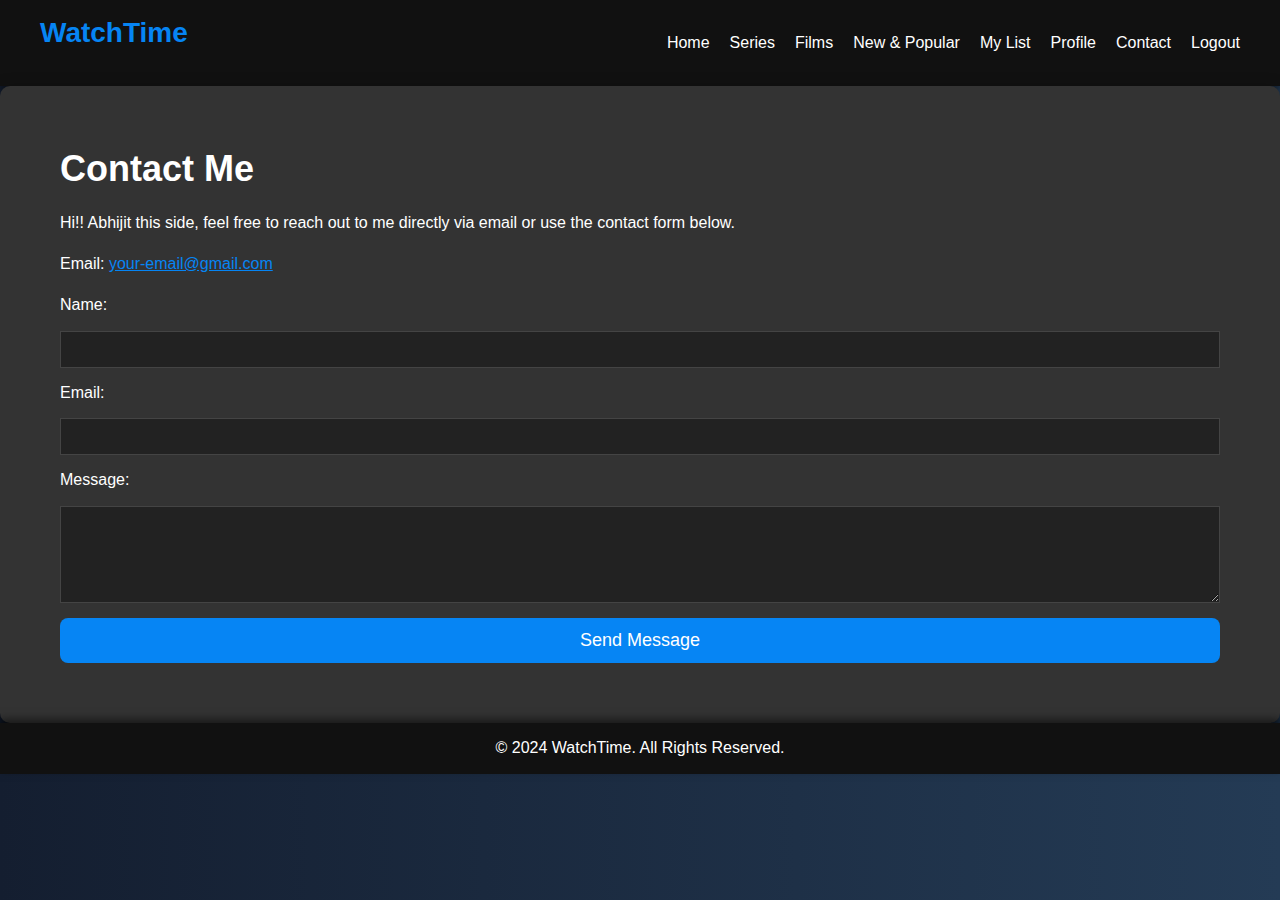
<file: watchtime/contact.html>
<!DOCTYPE html>
<html lang="en">
<head>
    <meta charset="UTF-8">
    <meta name="viewport" content="width=device-width, initial-scale=1.0">
    <title>Contact Me - WatchTime</title>
    <link rel="stylesheet" href="styles.css"> <!-- Link to your external CSS -->
    <style>
        /* Include the same styles from movie_home.php for consistency */
        body, h1, h2, p, ul, li, img, a {
            margin: 0;
            padding: 0;
            box-sizing: border-box;
        }

        body {
            font-family: 'Roboto', sans-serif;
            background: linear-gradient(to right, #141e30, #243b55);
            color: #fff;
            line-height: 1.3;
        }

        header {
            background: #111;
            color: white;
            padding: 15px 0;
            box-shadow: 0 4px 8px rgba(0, 0, 0, 0.5);
        }

        nav .container {
            display: flex;
            justify-content: space-between;
            align-items: center;
            max-width: 1200px;
            margin: 0 auto;
            padding: 0 20px;
        }

        nav .logo {
            font-size: 28px;
            font-weight: bold;
            text-decoration: none;
            color: #0685f4;
        }

        nav ul {
            list-style: none;
            display: flex;
        }

        nav ul li {
            margin-left: 20px;
        }

        nav ul li a {
            color: white;
            text-decoration: none;
            transition: color 0.3s;
        }

        nav ul li a:hover {
            color: #0685f4;
        }

        main .container {
            max-width: 1200px;
            margin: 0 auto;
            padding: 20px;
        }

        .contact-section {
            background: #333;
            padding: 40px;
            border-radius: 10px;
            box-shadow: 0 10px 20px rgba(0, 0, 0, 0.7);
        }

        .contact-section h1 {
            font-size: 36px;
            margin-bottom: 20px;
        }

        .contact-section p {
            margin-bottom: 20px;
        }

        .contact-form {
            display: flex;
            flex-direction: column;
            gap: 15px;
        }

        .contact-form label {
            font-size: 16px;
        }

        .contact-form input, .contact-form textarea {
            padding: 10px;
            border-radius: 0%;
            border: 1px solid #444;
            background: #222;
            color: #fff;
        }

        .contact-form input:focus, .contact-form textarea:focus {
            background: #444;
            border-color: #0685f4;
        }

        .contact-form button {
            background: #0685f4;
            color: white;
            border: none;
            padding: 12px 20px;
            border-radius: 8px;
            cursor: pointer;
            font-size: 18px;
            transition: background 0.3s, transform 0.3s;
        }

        .contact-form button:hover {
            background: #75f406;
            transform: translateY(-2px);
        }

        footer {
            background: #111;
            color: white;
            padding: 15px 0;
            text-align: center;
            box-shadow: 0 -4px 8px rgba(0, 0, 0, 0.5);
        }
    </style>
</head>
<body>
    <header>
        <nav>
            <div class="container">
                <a href="logobutton.html" class="logo">WatchTime</a>
                <ul>
                    <li><a href="movie_home.php">Home</a></li>
                    <li><a href="web_series.html">Series</a></li>
                    <li><a href="films.html">Films</a></li>
                    <li><a href="new_popular.html">New & Popular</a></li>
                    <li><a href="wishlist.html">My List</a></li>
                    <li><a href="profile.html">Profile</a></li>
                    <li><a href="contact.html">Contact</a></li>
                    <li><a href="logout.html">Logout</a></li>
                </ul>
            </div>
        </nav>
    </header>
    
    <main>
        <section class="contact-section">
            <div class="container">
                <h1>Contact Me</h1>
                <p>Hi!! Abhijit this side, feel free to reach out to me directly via email or use the contact form below. </p>
                <p>Email: <a href="mailto:your-email@gmail.com" style="color: #0685f4;">your-email@gmail.com</a></p>

                <form class="contact-form" action="contact_form_handler.php" method="post">
                    <label for="name">Name:</label>
                    <input type="text" id="name" name="name" required>

                    <label for="email">Email:</label>
                    <input type="email" id="email" name="email" required>

                    <label for="message">Message:</label>
                    <textarea id="message" name="message" rows="5" required></textarea>

                    <button type="submit">Send Message</button>
                </form>
            </div>
        </section>
    </main>

    <footer>
        <p>&copy; 2024 WatchTime. All Rights Reserved.</p>
    </footer>
</body>
</html>
</file>
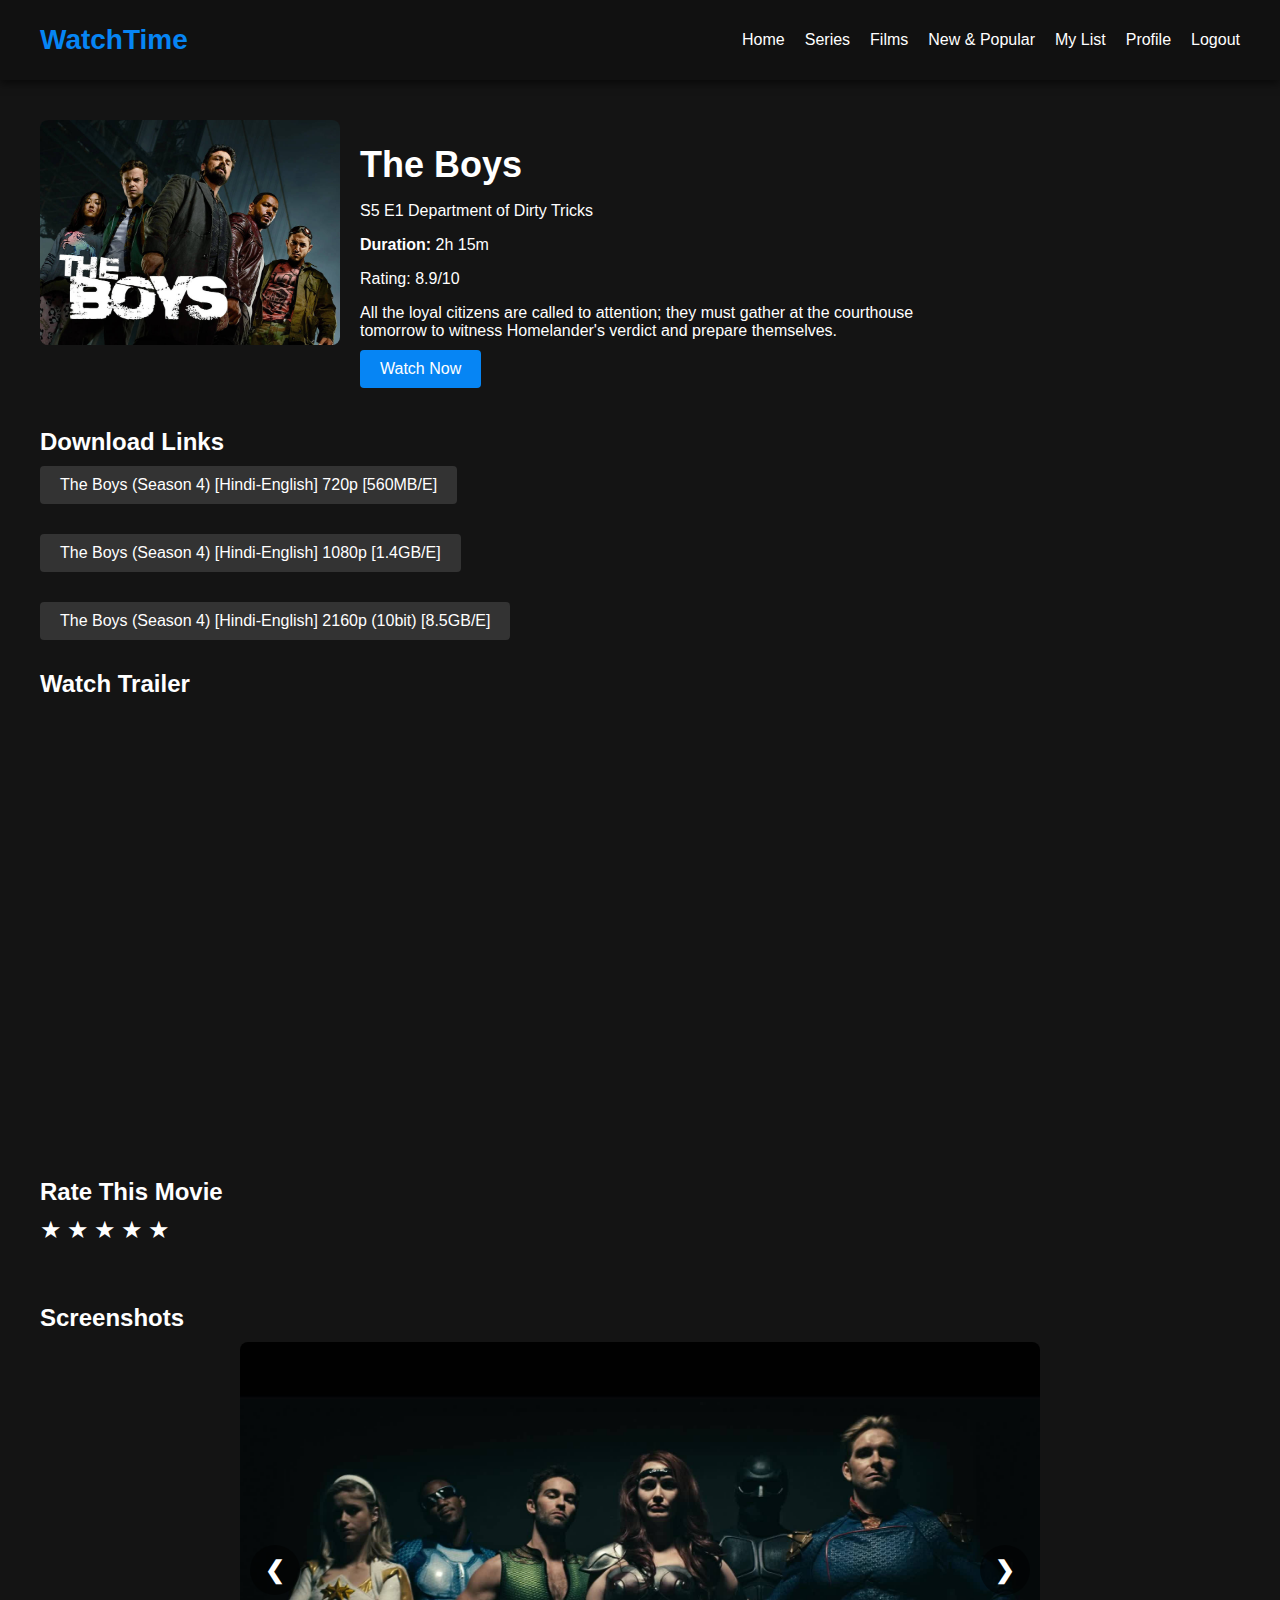
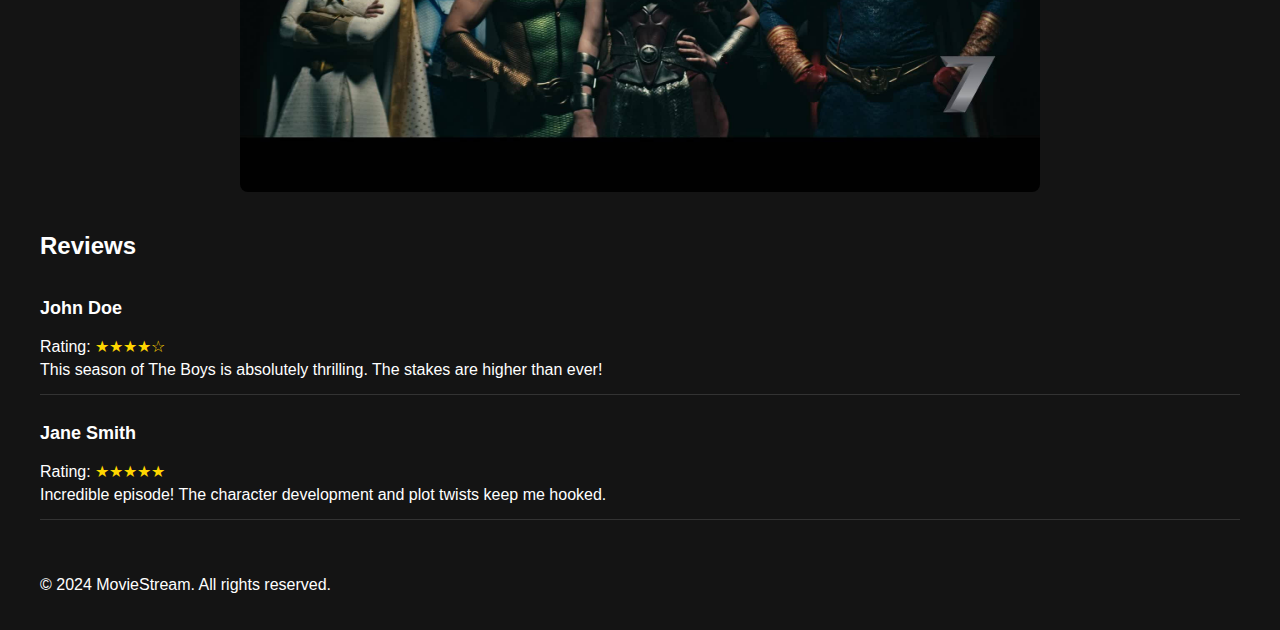
<file: watchtime/featuredmoviedash.html>
<!DOCTYPE html>
<html lang="en">
<head>
    <meta charset="UTF-8">
    <meta name="viewport" content="width=device-width, initial-scale=1.0">
    <title>Movie Description - The Boys</title>
    <style>
        body, html {
            margin: 0;
            padding: 0;
            box-sizing: border-box;
            font-family: Arial, sans-serif;
            background-color: #141414;
            color: #fff;
        }

        header {
            background: #111;
            color: white;
            padding: 15px 0;
            box-shadow: 0 4px 8px rgba(0, 0, 0, 0.5);
        }

        nav .container {
            display: flex;
            justify-content: space-between;
            align-items: center;
            max-width: 1200px;
            margin: 0 auto;
            padding: 0 20px;
        }

        nav .logo {
            font-size: 28px;
            font-weight: bold;
            text-decoration: none;
            color: #0685f4;
        }


        nav ul {
            list-style: none;
            display: flex;
        }

        nav ul li {
            margin-left: 20px;
        }

        nav ul li a {
            color: white;
            text-decoration: none;
        }

        nav ul li a:hover {
            text-decoration: underline;
        }

        .container {
            max-width: 1200px;
            margin: 0 auto;
            padding: 20px;
        }

        .movie-detail {
            display: flex;
            gap: 20px;
            padding: 20px 0;
        }

        .movie-poster {
            flex: 0 0 300px;
        }

        .movie-poster img {
            width: 100%;
            height: auto;
            border-radius: 8px;
            display: block;
        }

        .movie-info {
            max-width: 600px;
        }

        .movie-info h1 {
            font-size: 36px;
            margin-bottom: 10px;
        }

        .movie-info p {
            margin-bottom: 10px;
        }

        .btn {
            background: #0685f4;
            color: white;
            border: none;
            padding: 10px 20px;
            border-radius: 4px;
            cursor: pointer;
            font-size: 16px;
        }

        .btn:hover {
            background: #f40612;
        }

        .download-section {
            margin-top: 20px;
        }

        .download-section h2 {
            font-size: 24px;
            margin-bottom: 10px;
        }

        .download-links a {
            display: inline-block;
            margin-right: 10px;
            margin-bottom: 10px;
            color: white;
            text-decoration: none;
            background: #333;
            padding: 10px 20px;
            border-radius: 4px;
        }

        .download-links a:hover {
            background: #444;
        }

        .trailer-section, .rating-section, .screenshots-section {
            margin-top: 20px;
        }

        .trailer-section h2, .rating-section h2, .screenshots-section h2 {
            font-size: 24px;
            margin-bottom: 10px;
        }

        .trailer {
            display: flex;
            justify-content: center;
            margin-bottom: 20px;
        }

        .trailer iframe {
            width: 100%;
            max-width: 800px;
            height: 450px;
            border: none;
        }

        .rating-section .stars {
            display: flex;
            gap: 5px;
            margin-bottom: 20px;
        }

        .stars span {
            font-size: 24px;
            cursor: pointer;
        }

        .stars span:hover,
        .stars span:hover ~ span {
            color: gold;
        }

        .screenshots-section {
            padding: 20px 0;
        }

        .screenshots-section h2 {
            font-size: 24px;
            margin-bottom: 10px;
        }

        .slider {
            position: relative;
            overflow: hidden;
            width: 100%;
            max-width: 800px;
            margin: auto;
            box-sizing: border-box;
        }

        .slides {
            display: flex;
            transition: transform 0.5s ease;
        }

        .slide {
            min-width: 100%;
            box-sizing: border-box;
        }

        .slide img {
            width: 100%;
            height: auto;
            border-radius: 8px;
            display: block;
        }

        .prev, .next {
            position: absolute;
            top: 50%;
            width: 50px;
            height: 50px;
            margin-top: -22px;
            color: white;
            font-weight: bold;
            font-size: 24px;
            border-radius: 50%;
            user-select: none;
            background-color: rgba(0,0,0,0.5);
            display: flex;
            align-items: center;
            justify-content: center;
            cursor: pointer;
        }

        .prev {
            left: 10px;
        }

        .next {
            right: 10px;
        }

        .prev:hover, .next:hover {
            background-color: rgba(0,0,0,0.8);
        }

        .reviews-section {
            margin-top: 20px;
        }

        .reviews-section h2 {
            font-size: 24px;
            margin-bottom: 10px;
        }

        .review {
            border-bottom: 1px solid #333;
            padding: 10px 0;
        }

        .review h3 {
            font-size: 18px;
        }

        .review p {
            margin: 5px 0;
        }

        .review span {
            color: gold;
        }
    </style>
</head>
<body>
    <header>
        <nav>
            <div class="container">
                <a href="#" class="logo">WatchTime</a>
                <ul>
                    <li><a href="movie_home.php">Home</a></li>
                    <li><a href="web_series.html">Series</a></li>
                    <li><a href="films.html">Films</a></li>
                    <li><a href="new_popular.html">New & Popular</a></li>
                    <li><a href="wishlist.html">My List</a></li>
                    <li><a href="profile.html">Profile</a></li>
                    <li><a href="logout.html">Logout</a></li>
                </ul>
            </div>
        </nav>
    </header>
    
    <main>
        <div class="container">
            <div class="movie-detail">
                <div class="movie-poster">
                    <img src="pictures/theboys.jpg" alt="The Boys">
                </div>
                <div class="movie-info">
                    <h1>The Boys</h1>
                    <p>S5 E1 Department of Dirty Tricks</p>
                    <p><strong>Duration:</strong> 2h 15m</p>
                    <p>Rating: 8.9/10</p>
                    <p>All the loyal citizens are called to attention; they must gather at the courthouse tomorrow to witness Homelander's verdict and prepare themselves.</p>
                    <button class="btn">Watch Now</button>
                </div>
            </div>
            
            <div class="download-section">
                <h2>Download Links</h2>
                <div class="download-links">
                    <a href="https://new2.gdflix.cfd/file/rlhjJVYHQz" download>The Boys (Season 4) [Hindi-English] 720p [560MB/E]</a>
                </div>
            </div>

            <div class="download-section">
                <div class="download-links">

                    <a href="https://new2.gdflix.cfd/file/QnIq9RMyH7" download>The Boys (Season 4) [Hindi-English] 1080p [1.4GB/E]</a>
                </div>
            </div>

            <div class="download-section">
                <div class="download-links">
                    <a href="https://new2.gdflix.cfd/file/ZSOHor3rra" download>The Boys (Season 4) [Hindi-English] 2160p (10bit) [8.5GB/E]</a>
                </div>
            </div>
            
            <div class="trailer-section">
                <h2>Watch Trailer</h2>
                <div class="trailer">
                    <iframe src="https://www.youtube.com/embed/EzFXDvC-EwM?si=qdyuGW383Kpp_pk-" title="YouTube video player" frameborder="0" allow="accelerometer; autoplay; clipboard-write; encrypted-media; gyroscope; picture-in-picture; web-share" referrerpolicy="strict-origin-when-cross-origin" allowfullscreen></iframe>
                </div>
            </div>
            
            <div class="rating-section">
                <h2>Rate This Movie</h2>
                <div class="stars" id="stars">
                    <span data-rating="1">&#9733;</span>
                    <span data-rating="2">&#9733;</span>
                    <span data-rating="3">&#9733;</span>
                    <span data-rating="4">&#9733;</span>
                    <span data-rating="5">&#9733;</span>
                </div>
            </div>
            
            <div class="screenshots-section">
                <h2>Screenshots</h2>
                <div class="slider">
                    <div class="slides">
                        <div class="slide">
                            <img src="pictures/boysss1.png" alt="Screenshot 1">
                        </div>
                        <div class="slide">
                            <img src="pictures/boysss2.avif" alt="Screenshot 2">
                        </div>
                        <div class="slide">
                            <img src="pictures/boysss3.jpg" alt="Screenshot 3">
                        </div>
                        <div class="slide">
                            <img src="pictures/boysss4.jpg" alt="Screenshot 4">
                        </div>
                    </div>
                    <a class="prev" onclick="moveSlide(-1)">&#10094;</a>
                    <a class="next" onclick="moveSlide(1)">&#10095;</a>
                </div>
            </div>

            <div class="reviews-section">
                <h2>Reviews</h2>
                <div class="review">
                    <h3>John Doe</h3>
                    <p>Rating: <span>&#9733;&#9733;&#9733;&#9733;&#9734;</span></p>
                    <p>This season of The Boys is absolutely thrilling. The stakes are higher than ever!</p>
                </div>
                <div class="review">
                    <h3>Jane Smith</h3>
                    <p>Rating: <span>&#9733;&#9733;&#9733;&#9733;&#9733;</span></p>
                    <p>Incredible episode! The character development and plot twists keep me hooked.</p>
                </div>
            </div>
        </div>
    </main>
    
    <footer>
        <div class="container">
            <p>&copy; 2024 MovieStream. All rights reserved.</p>
        </div>
    </footer>

    <script>
        let slideIndex = 0;

        function showSlides() {
            const slides = document.querySelectorAll('.slide');
            const totalSlides = slides.length;
            if (slideIndex >= totalSlides) {
                slideIndex = 0;
            }
            if (slideIndex < 0) {
                slideIndex = totalSlides - 1;
            }
            const slideWidth = slides[0].clientWidth;
            const slidesContainer = document.querySelector('.slides');
            slidesContainer.style.transform = `translateX(${-slideIndex * slideWidth}px)`;
        }

        function moveSlide(n) {
            slideIndex += n;
            showSlides();
        }

        showSlides(); // Initial call to display slides
    </script>
</body>
</html>
</file>
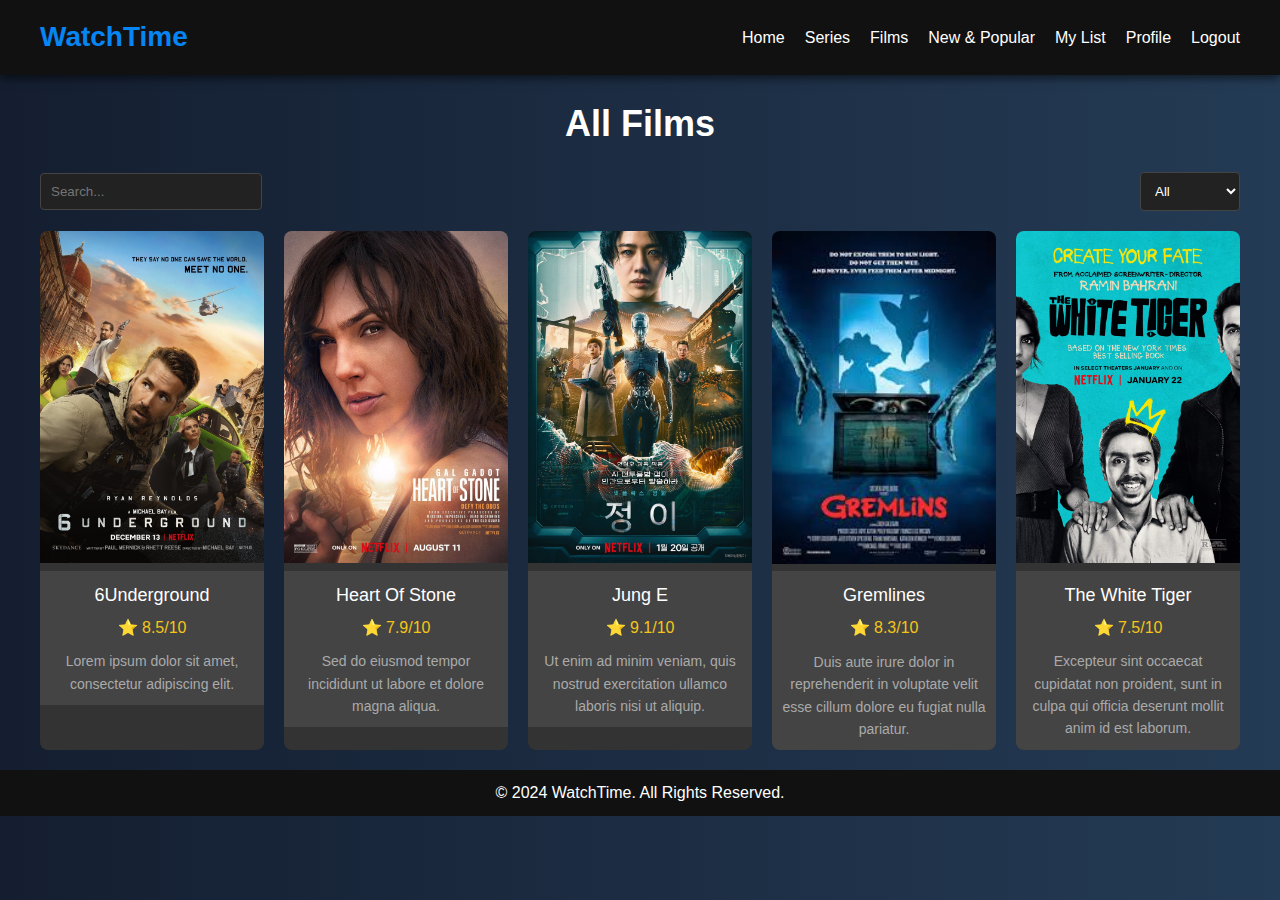
<file: watchtime/films.html>
<!DOCTYPE html>
<html lang="en">
<head>
    <meta charset="UTF-8">
    <meta name="viewport" content="width=device-width, initial-scale=1.0">
    <title>All Films - Netflix Style</title>
    <style>
        /* Basic Reset */
        body, h1, h2, p, ul, li, img, a {
            margin: 0;
            padding: 0;
            box-sizing: border-box;
        }

        body {
            font-family: 'Roboto', sans-serif;
            background: linear-gradient(to right, #141e30, #243b55);
            color: #fff;
            line-height: 1.6;
        }

        /* General Styles black */
       /* body {
            font-family: Arial, sans-serif;
            background-color: #141414;
            color: #fff;
        }*/

        header {
            background: #111;
            color: white;
            padding: 15px 0;
            box-shadow: 0 4px 8px rgba(0, 0, 0, 0.5);
        }

        nav .container {
            display: flex;
            justify-content: space-between;
            align-items: center;
            max-width: 1200px;
            margin: 0 auto;
            padding: 0 20px;
        }

        nav .logo {
            font-size: 28px;
            font-weight: bold;
            text-decoration: none;
            color: #0685f4;
        }


        nav ul {
            list-style: none;
            display: flex;
        }

        nav ul li {
            margin-left: 20px;
        }

        nav ul li a {
            color: white;
            text-decoration: none;
        }

        nav ul li a:hover {
            text-decoration: underline;
        }

        main .container {
            max-width: 1200px;
            margin: 0 auto;
            padding: 20px;
        }

        h1 {
            font-size: 36px;
            margin-bottom: 20px;
            text-align: center;
        }

        .filter-bar {
            display: flex;
            justify-content: space-between;
            align-items: center;
            margin-bottom: 20px;
        }

        .search-input {
            padding: 10px;
            border-radius: 4px;
            border: 1px solid #444;
            background: #222;
            color: #fff;
            width: 200px;
        }

        .filter-select {
            padding: 10px;
            border-radius: 4px;
            border: 1px solid #444;
            background: #222;
            color: #fff;
        }

        .film-grid {
            display: grid;
            grid-template-columns: repeat(auto-fit, minmax(200px, 1fr));
            gap: 20px;
        }

        .film-card {
            background: #333;
            border-radius: 8px;
            overflow: hidden;
            text-align: center;
            transition: transform 0.3s, box-shadow 0.3s;
            position: relative;
        }

        .film-card:hover {
            transform: scale(1.05);
            box-shadow: 0 10px 20px rgba(0, 0, 0, 0.5);
        }

        .film-card img {
            width: 100%;
            height: auto;
        }

        .film-card .content {
            padding: 10px;
            background: #444;
        }

        .film-card .title {
            font-size: 18px;
            margin-bottom: 5px;
        }

        .film-card .rating {
            color: #f5c518;
            margin-bottom: 10px;
        }

        .film-card .description {
            font-size: 14px;
            color: #aaa;
        }

        .play-button {
            position: absolute;
            top: 50%;
            left: 50%;
            transform: translate(-50%, -50%);
            font-size: 50px;
            color: white;
            display: none;
            pointer-events: all;
            text-decoration: none;
        }

        .film-card:hover .play-button {
            display: block;
        }

        .film-card:hover img {
            opacity: 0.7;
        }

        footer {
            background: #111;
            color: white;
            padding: 10px 0;
            text-align: center;
        }
    </style>
</head>
<body>
    <header>
        <nav>
            <div class="container">
                <a href="#" class="logo">WatchTime</a>
                <ul>
                    <li><a href="movie_home.php">Home</a></li>
                    <li><a href="web_series.html">Series</a></li>
                    <li><a href="films.html">Films</a></li>
                    <li><a href="new_popular.html">New & Popular</a></li>
                    <li><a href="wishlist.html">My List</a></li>
                    <li><a href="profile.html">Profile</a></li>
                    <li><a href="logout.html">Logout</a></li>
                </ul>
            </div>
        </nav>
    </header>

    <main>
        <div class="container">
            <h1>All Films</h1>
            <div class="filter-bar">
                <input type="text" class="search-input" placeholder="Search...">
                <select class="filter-select">
                    <option value="all">All</option>
                    <option value="action">Action</option>
                    <option value="drama">Drama</option>
                    <option value="comedy">Comedy</option>
                    <option value="thriller">Thriller</option>
                    <option value="romance">Romance</option>
                </select>
            </div>
            <div class="film-grid">
                <div class="film-card">
                    <img src="pictures/6undergrounds.jpg" alt="Film 1">
                    <a href="film1.html" class="play-button">&#9658;</a>
                    <div class="content">
                        <p class="title">6Underground</p>
                        <p class="rating">⭐ 8.5/10</p>
                        <p class="description">Lorem ipsum dolor sit amet, consectetur adipiscing elit.</p>
                    </div>
                </div>
                <div class="film-card">
                    <img src="pictures/heartofstone.jpg" alt="Film 2">
                    <a href="film2.html" class="play-button">&#9658;</a>
                    <div class="content">
                        <p class="title">Heart Of Stone</p>
                        <p class="rating">⭐ 7.9/10</p>
                        <p class="description">Sed do eiusmod tempor incididunt ut labore et dolore magna aliqua.</p>
                    </div>
                </div>
                <div class="film-card">
                    <img src="pictures/junge.jpg" alt="Film 3">
                    <a href="film3.html" class="play-button">&#9658;</a>
                    <div class="content">
                        <p class="title">Jung E</p>
                        <p class="rating">⭐ 9.1/10</p>
                        <p class="description">Ut enim ad minim veniam, quis nostrud exercitation ullamco laboris nisi ut aliquip.</p>
                    </div>
                </div>
                <div class="film-card">
                    <img src="pictures/gremlins.jpeg" alt="Film 4">
                    <a href="film4.html" class="play-button">&#9658;</a>
                    <div class="content">
                        <p class="title">Gremlines</p>
                        <p class="rating">⭐ 8.3/10</p>
                        <p class="description">Duis aute irure dolor in reprehenderit in voluptate velit esse cillum dolore eu fugiat nulla pariatur.</p>
                    </div>
                </div>
                <div class="film-card">
                    <img src="pictures/thewhitetiger.avif" alt="Film 5">
                    <a href="film5.html" class="play-button">&#9658;</a>
                    <div class="content">
                        <p class="title">The White Tiger</p>
                        <p class="rating">⭐ 7.5/10</p>
                        <p class="description">Excepteur sint occaecat cupidatat non proident, sunt in culpa qui officia deserunt mollit anim id est laborum.</p>
                    </div>
                </div>
                <!-- Add more film cards as needed -->
            </div>
        </div>
    </main>

    <footer>
        <p>&copy; 2024 WatchTime. All Rights Reserved.</p>
    </footer>
</body>
</html>
</file>
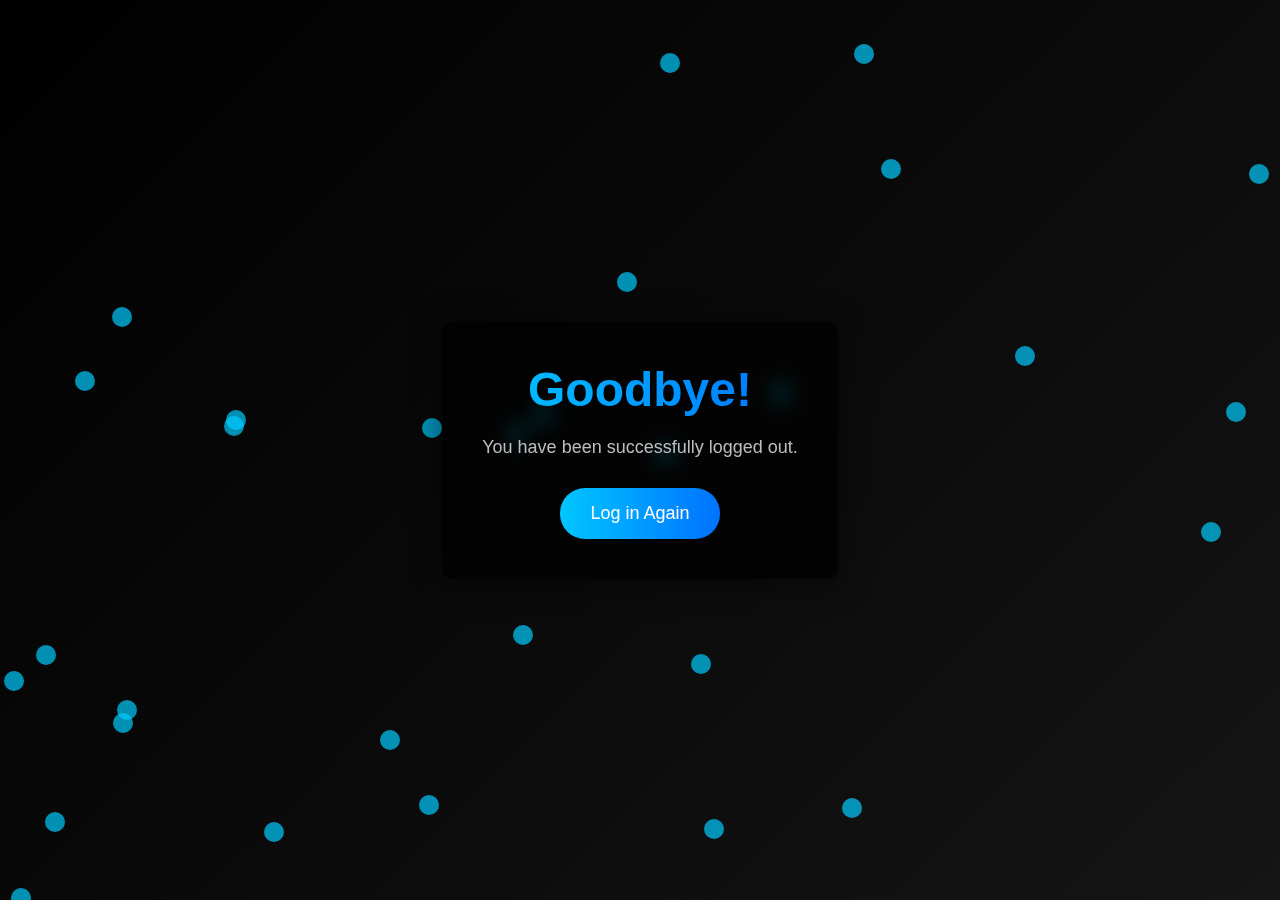
<file: watchtime/logout.html>
<!DOCTYPE html>
<html lang="en">
<head>
    <meta charset="UTF-8">
    <meta name="viewport" content="width=device-width, initial-scale=1.0">
    <title>Logout - WatchTime</title>
    <style>
        /* Basic Reset */
        body, h1, p, button {
            margin: 0;
            padding: 0;
            box-sizing: border-box;
        }

        /* General Styles */
        body {
            font-family: 'Roboto', sans-serif;
            background: linear-gradient(135deg, #000000, #0a0a0a, #151515);
            display: flex;
            justify-content: center;
            align-items: center;
            height: 100vh;
            color: #ffffff;
            overflow: hidden; /* To prevent scrolling */
        }

        .logout-container {
            text-align: center;
            padding: 40px;
            background: rgba(0, 0, 0, 0.7);
            border-radius: 10px;
            box-shadow: 0 4px 30px rgba(0, 0, 0, 0.5);
            backdrop-filter: blur(10px);
            animation: fadeIn 1.5s ease-in-out;
        }

        .logout-container h1 {
            font-size: 48px;
            margin-bottom: 20px;
            background: linear-gradient(90deg, #00c6ff, #0072ff);
            -webkit-background-clip: text;
            -webkit-text-fill-color: transparent;
            animation: slideIn 1.5s ease-in-out;
        }

        .logout-container p {
            font-size: 18px;
            margin-bottom: 30px;
            color: #bdbdbd;
            animation: fadeIn 2s ease-in-out;
        }

        .logout-button {
            background: linear-gradient(90deg, #00c6ff, #0072ff);
            color: #ffffff;
            border: none;
            padding: 15px 30px;
            border-radius: 25px;
            font-size: 18px;
            cursor: pointer;
            transition: background 0.3s ease, transform 0.3s ease;
        }

        .logout-button:hover {
            background: linear-gradient(90deg, #0072ff, #00c6ff);
            transform: scale(1.05);
        }

        .logout-button:focus {
            outline: none;
        }

        .floating-particles {
            position: absolute;
            top: 0;
            left: 0;
            width: 100%;
            height: 100%;
            overflow: hidden;
            z-index: -1;
        }

        .particle {
            position: absolute;
            width: 20px;
            height: 20px;
            background: rgba(0, 204, 255, 0.7);
            border-radius: 50%;
            animation: float 10s infinite ease-in-out, changeColor 5s infinite alternate ease-in-out;
        }

        @keyframes float {
            0% {
                transform: translateY(0);
            }
            50% {
                transform: translateY(-50px);
            }
            100% {
                transform: translateY(0);
            }
        }

        @keyframes changeColor {
            0% {
                background: rgba(0, 204, 255, 0.7);
            }
            100% {
                background: rgba(0, 122, 255, 0.7);
            }
        }

        @keyframes fadeIn {
            0% {
                opacity: 0;
            }
            100% {
                opacity: 1;
            }
        }

        @keyframes slideIn {
            0% {
                transform: translateX(-100%);
            }
            100% {
                transform: translateX(0);
            }
        }

        @media (max-width: 600px) {
            .logout-container h1 {
                font-size: 36px;
            }

            .logout-container p {
                font-size: 16px;
            }

            .logout-button {
                padding: 10px 20px;
                font-size: 16px;
            }
        }
    </style>
</head>
<body>
    <div class="floating-particles">
        <!-- Generate 30 particles with different positions and delays -->
        <div class="particle" style="top: 10%; left: 15%; animation-delay: 0s;"></div>
        <div class="particle" style="top: 20%; left: 30%; animation-delay: 2s;"></div>
        <div class="particle" style="top: 30%; left: 45%; animation-delay: 4s;"></div>
        <div class="particle" style="top: 40%; left: 60%; animation-delay: 6s;"></div>
        <div class="particle" style="top: 50%; left: 75%; animation-delay: 8s;"></div>
        <div class="particle" style="top: 60%; left: 90%; animation-delay: 10s;"></div>
        <div class="particle" style="top: 70%; left: 20%; animation-delay: 12s;"></div>
        <div class="particle" style="top: 80%; left: 35%; animation-delay: 14s;"></div>
        <div class="particle" style="top: 90%; left: 50%; animation-delay: 16s;"></div>
        <div class="particle" style="top: 10%; left: 65%; animation-delay: 18s;"></div>
        <div class="particle" style="top: 20%; left: 80%; animation-delay: 20s;"></div>
        <div class="particle" style="top: 30%; left: 95%; animation-delay: 22s;"></div>
        <div class="particle" style="top: 40%; left: 10%; animation-delay: 24s;"></div>
        <div class="particle" style="top: 50%; left: 25%; animation-delay: 26s;"></div>
        <div class="particle" style="top: 60%; left: 40%; animation-delay: 28s;"></div>
        <div class="particle" style="top: 70%; left: 55%; animation-delay: 30s;"></div>
        <div class="particle" style="top: 80%; left: 70%; animation-delay: 32s;"></div>
        <div class="particle" style="top: 90%; left: 85%; animation-delay: 34s;"></div>
        <div class="particle" style="top: 10%; left: 5%; animation-delay: 36s;"></div>
        <div class="particle" style="top: 20%; left: 20%; animation-delay: 38s;"></div>
        <div class="particle" style="top: 30%; left: 35%; animation-delay: 40s;"></div>
        <div class="particle" style="top: 40%; left: 50%; animation-delay: 42s;"></div>
        <div class="particle" style="top: 50%; left: 65%; animation-delay: 44s;"></div>
        <div class="particle" style="top: 60%; left: 80%; animation-delay: 46s;"></div>
        <div class="particle" style="top: 70%; left: 95%; animation-delay: 48s;"></div>
        <div class="particle" style="top: 80%; left: 10%; animation-delay: 50s;"></div>
        <div class="particle" style="top: 90%; left: 25%; animation-delay: 52s;"></div>
        <div class="particle" style="top: 10%; left: 40%; animation-delay: 54s;"></div>
        <div class="particle" style="top: 20%; left: 55%; animation-delay: 56s;"></div>
        <div class="particle" style="top: 30%; left: 70%; animation-delay: 58s;"></div>
    </div>
    <div class="logout-container">
        <h1>Goodbye!</h1>
        <p>You have been successfully logged out.</p>
        <a href="index.html"><button class="logout-button">Log in Again</button></a>
    </div>
    <script>
        document.addEventListener('DOMContentLoaded', function() {
            const particles = document.querySelectorAll('.particle');
            particles.forEach(particle => {
                particle.style.left = Math.random() * 100 + '%';
                particle.style.top = Math.random() * 100 + '%';
                particle.style.animationDelay = Math.random() * 10 + 's';
                particle.style.animationDuration = Math.random() * 10 + 10 + 's';
            });
        });
    </script>
</body>
</html>
</file>
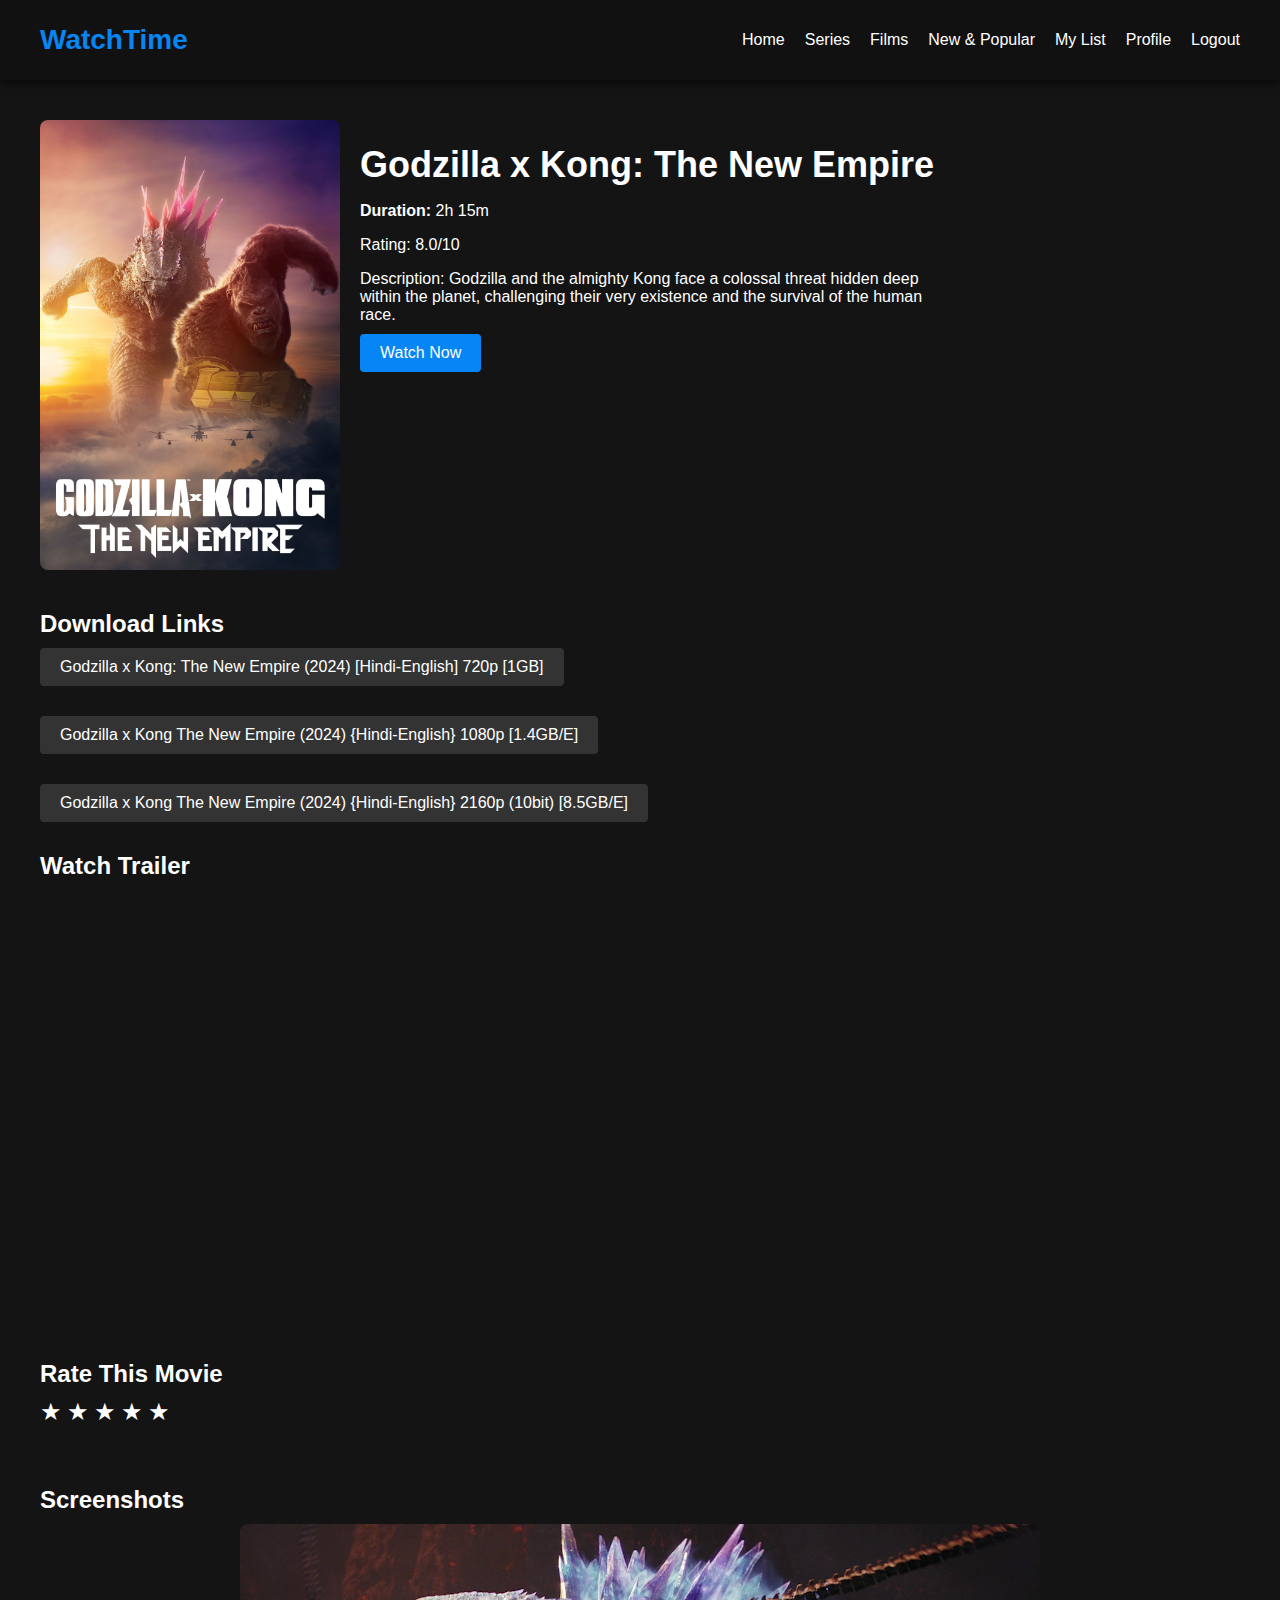
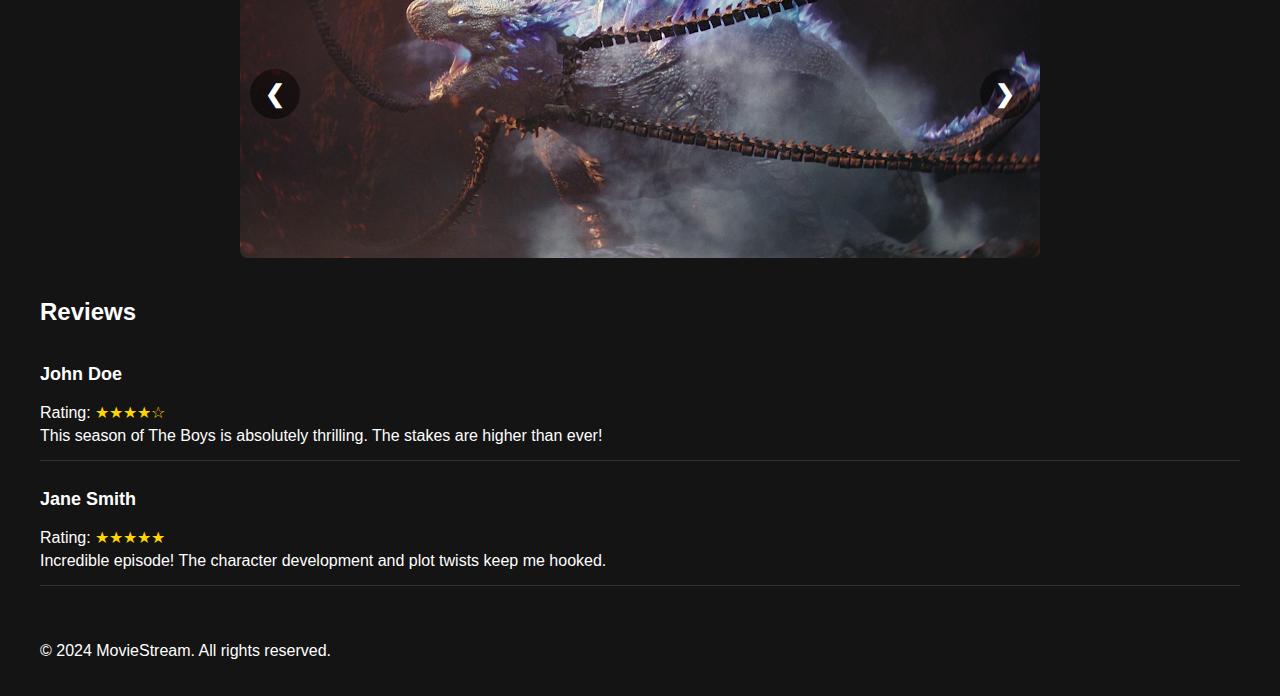
<file: watchtime/movie1.html>
<!DOCTYPE html>
<html lang="en">
<head>
    <meta charset="UTF-8">
    <meta name="viewport" content="width=device-width, initial-scale=1.0">
    <title>Movie Description - Godzilla x Kong: The New Empire</title>
    <style>
        body, html {
            margin: 0;
            padding: 0;
            box-sizing: border-box;
            font-family: Arial, sans-serif;
            background-color: #141414;
            color: #fff;
        }

        header {
            background: #111;
            color: white;
            padding: 15px 0;
            box-shadow: 0 4px 8px rgba(0, 0, 0, 0.5);
        }

        nav .container {
            display: flex;
            justify-content: space-between;
            align-items: center;
            max-width: 1200px;
            margin: 0 auto;
            padding: 0 20px;
        }

        nav .logo {
            font-size: 28px;
            font-weight: bold;
            text-decoration: none;
            color: #0685f4;
        }


        nav ul {
            list-style: none;
            display: flex;
        }

        nav ul li {
            margin-left: 20px;
        }

        nav ul li a {
            color: white;
            text-decoration: none;
        }

        nav ul li a:hover {
            text-decoration: underline;
        }

        .container {
            max-width: 1200px;
            margin: 0 auto;
            padding: 20px;
        }

        .movie-detail {
            display: flex;
            gap: 20px;
            padding: 20px 0;
        }

        .movie-poster {
            flex: 0 0 300px;
        }

        .movie-poster img {
            width: 100%;
            height: auto;
            border-radius: 8px;
            display: block;
        }

        .movie-info {
            max-width: 600px;
        }

        .movie-info h1 {
            font-size: 36px;
            margin-bottom: 10px;
        }

        .movie-info p {
            margin-bottom: 10px;
        }

        .btn {
            background: #0685f4;
            color: white;
            border: none;
            padding: 10px 20px;
            border-radius: 4px;
            cursor: pointer;
            font-size: 16px;
        }

        .btn:hover {
            background: #f40612;
        }

        .download-section {
            margin-top: 20px;
        }

        .download-section h2 {
            font-size: 24px;
            margin-bottom: 10px;
        }

        .download-links a {
            display: inline-block;
            margin-right: 10px;
            margin-bottom: 10px;
            color: white;
            text-decoration: none;
            background: #333;
            padding: 10px 20px;
            border-radius: 4px;
        }

        .download-links a:hover {
            background: #444;
        }

        .trailer-section, .rating-section, .screenshots-section {
            margin-top: 20px;
        }

        .trailer-section h2, .rating-section h2, .screenshots-section h2 {
            font-size: 24px;
            margin-bottom: 10px;
        }

        .trailer {
            display: flex;
            justify-content: center;
            margin-bottom: 20px;
        }

        .trailer iframe {
            width: 100%;
            max-width: 800px;
            height: 450px;
            border: none;
        }

        .rating-section .stars {
            display: flex;
            gap: 5px;
            margin-bottom: 20px;
        }

        .stars span {
            font-size: 24px;
            cursor: pointer;
        }

        .stars span:hover,
        .stars span:hover ~ span {
            color: gold;
        }

        .screenshots-section {
            padding: 20px 0;
        }

        .screenshots-section h2 {
            font-size: 24px;
            margin-bottom: 10px;
        }

        .slider {
            position: relative;
            overflow: hidden;
            width: 100%;
            max-width: 800px;
            margin: auto;
            box-sizing: border-box;
        }

        .slides {
            display: flex;
            transition: transform 0.5s ease;
        }

        .slide {
            min-width: 100%;
            box-sizing: border-box;
        }

        .slide img {
            width: 100%;
            height: auto;
            border-radius: 8px;
            display: block;
        }

        .prev, .next {
            position: absolute;
            top: 50%;
            width: 50px;
            height: 50px;
            margin-top: -22px;
            color: white;
            font-weight: bold;
            font-size: 24px;
            border-radius: 50%;
            user-select: none;
            background-color: rgba(0,0,0,0.5);
            display: flex;
            align-items: center;
            justify-content: center;
            cursor: pointer;
        }

        .prev {
            left: 10px;
        }

        .next {
            right: 10px;
        }

        .prev:hover, .next:hover {
            background-color: rgba(0,0,0,0.8);
        }

        .reviews-section {
            margin-top: 20px;
        }

        .reviews-section h2 {
            font-size: 24px;
            margin-bottom: 10px;
        }

        .review {
            border-bottom: 1px solid #333;
            padding: 10px 0;
        }

        .review h3 {
            font-size: 18px;
        }

        .review p {
            margin: 5px 0;
        }

        .review span {
            color: gold;
        }
    </style>
</head>
<body>
    <header>
        <nav>
            <div class="container">
                <a href="#" class="logo">WatchTime</a>
                <ul>
                    <li><a href="movie_home.php">Home</a></li>
                    <li><a href="web_series.html">Series</a></li>
                    <li><a href="films.html">Films</a></li>
                    <li><a href="new_popular.html">New & Popular</a></li>
                    <li><a href="wishlist.html">My List</a></li>
                    <li><a href="profile.html">Profile</a></li>
                    <li><a href="logout.html">Logout</a></li>
                </ul>
            </div>
        </nav>
    </header>
    
    <main>
        <div class="container">
            <div class="movie-detail">
                <div class="movie-poster">
                    <img src="pictures/godzila.jpg" alt="The Boys">
                </div>
                <div class="movie-info">
                    <h1>Godzilla x Kong: The New Empire</h1>
                    <p><strong>Duration:</strong> 2h 15m</p>
                    <p>Rating: 8.0/10</p>
                    <p>Description: Godzilla and the almighty Kong face a colossal threat hidden deep within the planet, challenging their very existence and the survival of the human race.</p>
                    <button class="btn">Watch Now</button>
                </div>
            </div>
            
            <div class="download-section">
                <h2>Download Links</h2>
                <div class="download-links">
                    <a href="https://fikper.com/cTSSwwaLRn/Godzilla_x_Kong_The_New_Empire_(2024)__Hindi-English__720p_WEB-DL_ESub_[BollyFlix].mkv.html" download>Godzilla x Kong: The New Empire (2024) [Hindi-English] 720p [1GB]</a>
                </div>
            </div>

            <div class="download-section">
                <div class="download-links">

                    <a href="https://new2.gdflix.cfd/file/ivfoSvLWZT" download> Godzilla x Kong The New Empire (2024) {Hindi-English} 1080p [1.4GB/E]</a>
                </div>
            </div>

            <div class="download-section">
                <div class="download-links">
                    <a href="https://new2.gdflix.cfd/file/ivfoSvLWZT" download> Godzilla x Kong The New Empire (2024) {Hindi-English} 2160p (10bit) [8.5GB/E]</a>
                </div>
            </div>
            
            <div class="trailer-section">
                <h2>Watch Trailer</h2>
                <div class="trailer">
                    <iframe src="https://www.youtube.com/embed/lV1OOlGwExM?si=CM0ICFmnRkCuVE8_" title="YouTube video player" frameborder="0" allow="accelerometer; autoplay; clipboard-write; encrypted-media; gyroscope; picture-in-picture; web-share" referrerpolicy="strict-origin-when-cross-origin" allowfullscreen></iframe>
                </div>
            </div>
            
            <div class="rating-section">
                <h2>Rate This Movie</h2>
                <div class="stars" id="stars">
                    <span data-rating="5">&#9733;</span>
                    <span data-rating="4">&#9733;</span>
                    <span data-rating="3">&#9733;</span>
                    <span data-rating="2">&#9733;</span>
                    <span data-rating="1">&#9733;</span>
                </div>
            </div>
            
            <div class="screenshots-section">
                <h2>Screenshots</h2>
                <div class="slider">
                    <div class="slides">
                        <div class="slide">
                            <img src="pictures/godzila1.png" alt="Screenshot 1">
                        </div>
                        <div class="slide">
                            <img src="pictures/gozila2.png" alt="Screenshot 2">
                        </div>
                        <div class="slide">
                            <img src="pictures/godzila3.png" alt="Screenshot 3">
                        </div>
                        <div class="slide">
                            <img src="pictures/godzila4.png" alt="Screenshot 4">
                        </div>
                    </div>
                    <a class="prev" onclick="moveSlide(-1)">&#10094;</a>
                    <a class="next" onclick="moveSlide(1)">&#10095;</a>
                </div>
            </div>

            <div class="reviews-section">
                <h2>Reviews</h2>
                <div class="review">
                    <h3>John Doe</h3>
                    <p>Rating: <span>&#9733;&#9733;&#9733;&#9733;&#9734;</span></p>
                    <p>This season of The Boys is absolutely thrilling. The stakes are higher than ever!</p>
                </div>
                <div class="review">
                    <h3>Jane Smith</h3>
                    <p>Rating: <span>&#9733;&#9733;&#9733;&#9733;&#9733;</span></p>
                    <p>Incredible episode! The character development and plot twists keep me hooked.</p>
                </div>
            </div>
        </div>
    </main>
    
    <footer>
        <div class="container">
            <p>&copy; 2024 MovieStream. All rights reserved.</p>
        </div>
    </footer>

    <script>
        let slideIndex = 0;

        function showSlides() {
            const slides = document.querySelectorAll('.slide');
            const totalSlides = slides.length;
            if (slideIndex >= totalSlides) {
                slideIndex = 0;
            }
            if (slideIndex < 0) {
                slideIndex = totalSlides - 1;
            }
            const slideWidth = slides[0].clientWidth;
            const slidesContainer = document.querySelector('.slides');
            slidesContainer.style.transform = `translateX(${-slideIndex * slideWidth}px)`;
        }

        function moveSlide(n) {
            slideIndex += n;
            showSlides();
        }

        showSlides(); // Initial call to display slides
    </script>
</body>
</html>
</file>
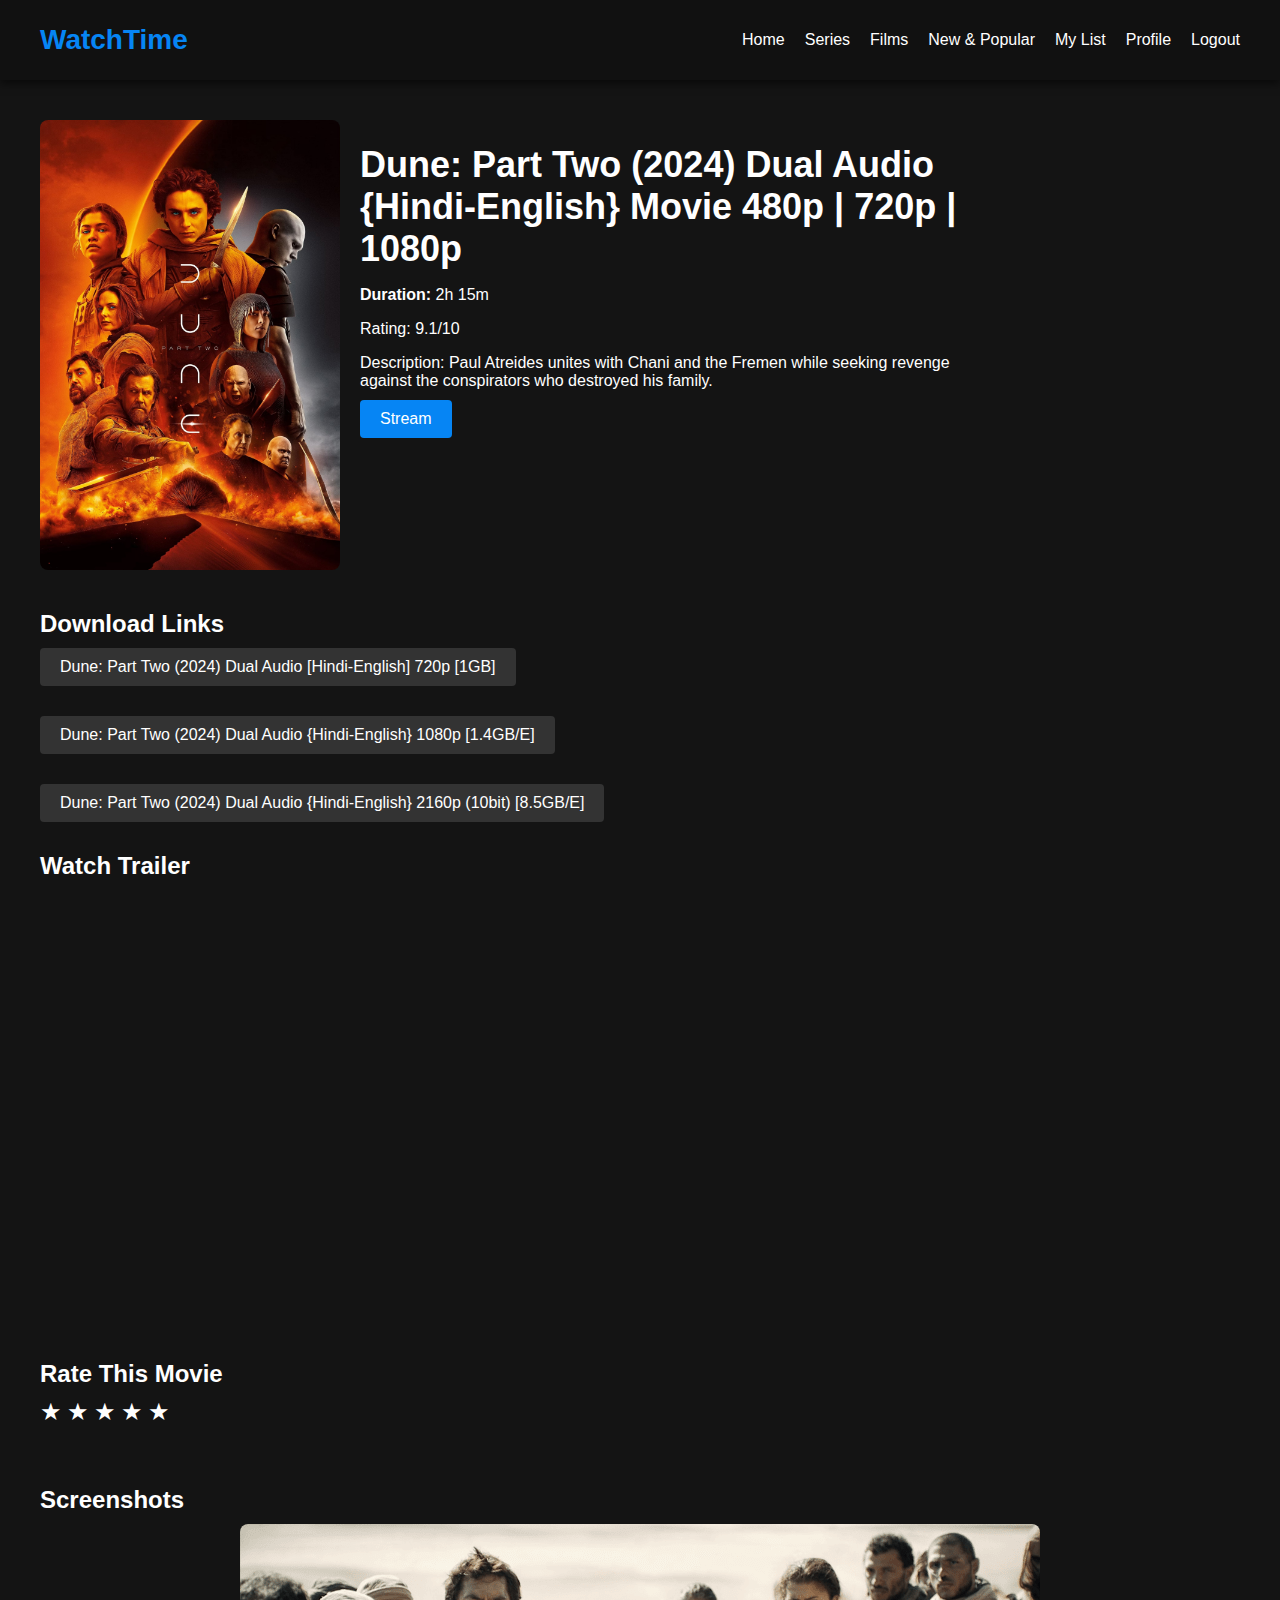
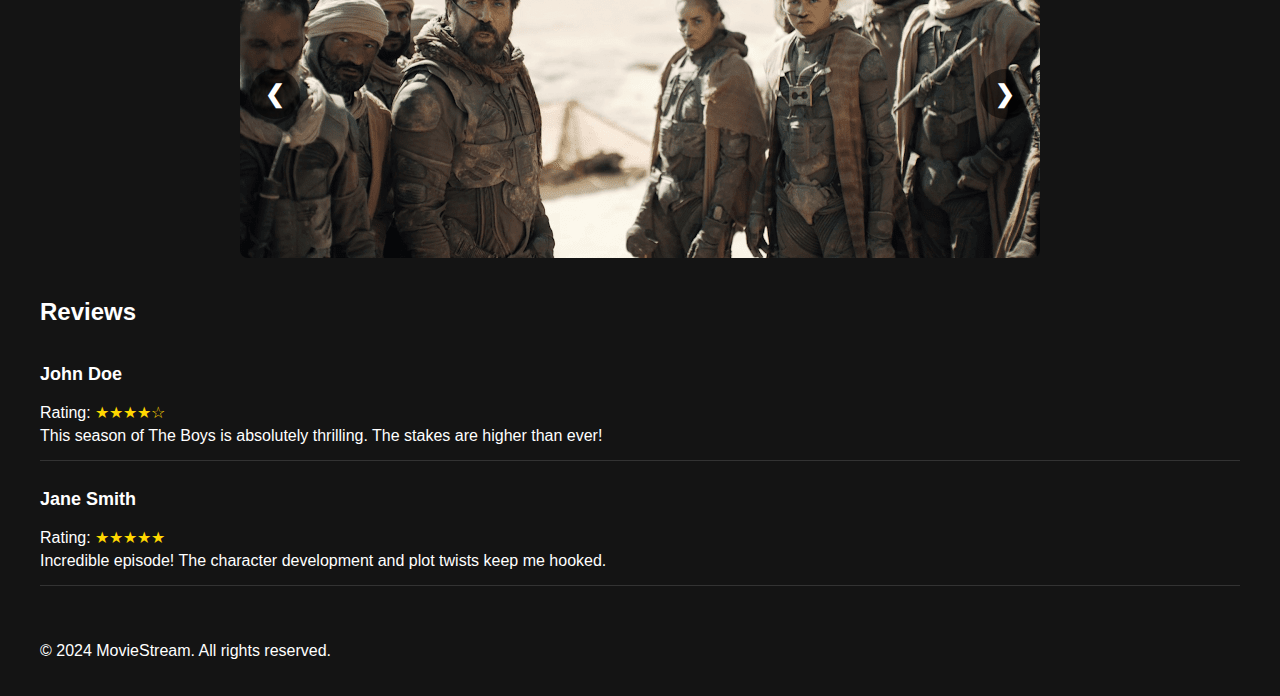
<file: watchtime/movie2.html>
<!DOCTYPE html>
<html lang="en">
<head>
    <meta charset="UTF-8">
    <meta name="viewport" content="width=device-width, initial-scale=1.0">
    <title>Movie Description - Dune: Part Two</title>
    <style>
        body, html {
            margin: 0;
            padding: 0;
            box-sizing: border-box;
            font-family: Arial, sans-serif;
            background-color: #141414;
            color: #fff;
        }

        header {
            background: #111;
            color: white;
            padding: 15px 0;
            box-shadow: 0 4px 8px rgba(0, 0, 0, 0.5);
        }

        nav .container {
            display: flex;
            justify-content: space-between;
            align-items: center;
            max-width: 1200px;
            margin: 0 auto;
            padding: 0 20px;
        }

        nav .logo {
            font-size: 28px;
            font-weight: bold;
            text-decoration: none;
            color: #0685f4;
        }


        nav ul {
            list-style: none;
            display: flex;
        }

        nav ul li {
            margin-left: 20px;
        }

        nav ul li a {
            color: white;
            text-decoration: none;
        }

        nav ul li a:hover {
            text-decoration: underline;
        }

        .container {
            max-width: 1200px;
            margin: 0 auto;
            padding: 20px;
        }

        .movie-detail {
            display: flex;
            gap: 20px;
            padding: 20px 0;
        }

        .movie-poster {
            flex: 0 0 300px;
        }

        .movie-poster img {
            width: 100%;
            height: auto;
            border-radius: 8px;
            display: block;
        }

        .movie-info {
            max-width: 600px;
        }

        .movie-info h1 {
            font-size: 36px;
            margin-bottom: 10px;
        }

        .movie-info p {
            margin-bottom: 10px;
        }

        .btn {
            background: #0685f4;
            color: white;
            border: none;
            padding: 10px 20px;
            border-radius: 4px;
            cursor: pointer;
            font-size: 16px;
        }

        .btn:hover {
            background: #f40612;
        }

        .download-section {
            margin-top: 20px;
        }

        .download-section h2 {
            font-size: 24px;
            margin-bottom: 10px;
        }

        .download-links a {
            display: inline-block;
            margin-right: 10px;
            margin-bottom: 10px;
            color: white;
            text-decoration: none;
            background: #333;
            padding: 10px 20px;
            border-radius: 4px;
        }

        .download-links a:hover {
            background: #444;
        }

        .trailer-section, .rating-section, .screenshots-section {
            margin-top: 20px;
        }

        .trailer-section h2, .rating-section h2, .screenshots-section h2 {
            font-size: 24px;
            margin-bottom: 10px;
        }

        .trailer {
            display: flex;
            justify-content: center;
            margin-bottom: 20px;
        }

        .trailer iframe {
            width: 100%;
            max-width: 800px;
            height: 450px;
            border: none;
        }

        .rating-section .stars {
            display: flex;
            gap: 5px;
            margin-bottom: 20px;
        }

        .stars span {
            font-size: 24px;
            cursor: pointer;
        }

        .stars span:hover,
        .stars span:hover ~ span {
            color: gold;
        }

        .screenshots-section {
            padding: 20px 0;
        }

        .screenshots-section h2 {
            font-size: 24px;
            margin-bottom: 10px;
        }

        .slider {
            position: relative;
            overflow: hidden;
            width: 100%;
            max-width: 800px;
            margin: auto;
            box-sizing: border-box;
        }

        .slides {
            display: flex;
            transition: transform 0.5s ease;
        }

        .slide {
            min-width: 100%;
            box-sizing: border-box;
        }

        .slide img {
            width: 100%;
            height: auto;
            border-radius: 8px;
            display: block;
        }

        .prev, .next {
            position: absolute;
            top: 50%;
            width: 50px;
            height: 50px;
            margin-top: -22px;
            color: white;
            font-weight: bold;
            font-size: 24px;
            border-radius: 50%;
            user-select: none;
            background-color: rgba(0,0,0,0.5);
            display: flex;
            align-items: center;
            justify-content: center;
            cursor: pointer;
        }

        .prev {
            left: 10px;
        }

        .next {
            right: 10px;
        }

        .prev:hover, .next:hover {
            background-color: rgba(0,0,0,0.8);
        }

        .reviews-section {
            margin-top: 20px;
        }

        .reviews-section h2 {
            font-size: 24px;
            margin-bottom: 10px;
        }

        .review {
            border-bottom: 1px solid #333;
            padding: 10px 0;
        }

        .review h3 {
            font-size: 18px;
        }

        .review p {
            margin: 5px 0;
        }

        .review span {
            color: gold;
        }
    </style>
</head>
<body>
    <header>
        <nav>
            <div class="container">
                <a href="#" class="logo">WatchTime</a>
                <ul>
                    <li><a href="movie_home.php">Home</a></li>
                    <li><a href="web_series.html">Series</a></li>
                    <li><a href="films.html">Films</a></li>
                    <li><a href="new_popular.html">New & Popular</a></li>
                    <li><a href="wishlist.html">My List</a></li>
                    <li><a href="profile.html">Profile</a></li>
                    <li><a href="logout.html">Logout</a></li>
                </ul>
            </div>
        </nav>
    </header>
    
    <main>
        <div class="container">
            <div class="movie-detail">
                <div class="movie-poster">
                    <img src="pictures/dune2.jpg" alt="The Boys">
                </div>
                <div class="movie-info">
                    <h1>Dune: Part Two (2024) Dual Audio {Hindi-English} Movie 480p | 720p | 1080p </h1>
                    <p><strong>Duration:</strong> 2h 15m</p>
                    <p>Rating: 9.1/10</p>
                    <p>Description: Paul Atreides unites with Chani and the Fremen while seeking revenge against the conspirators who destroyed his family.</p>
                    <button class="btn"><a href="https://watch.plex.tv/movie/dune-part-two" style="text-decoration:none;color: #fff;">Stream</a></button>
                </div>
            </div>
            
            <div class="download-section">
                <h2>Download Links</h2>
                <div class="download-links">
                    <a href="https://new2.gdflix.cfd/file/b7jAKJ2PZY" download>Dune: Part Two (2024) Dual Audio [Hindi-English] 720p [1GB]</a>
                </div>
            </div>

            <div class="download-section">
                <div class="download-links">

                    <a href="https://new2.gdflix.cfd/file/b7jAKJ2PZY" download> Dune: Part Two (2024) Dual Audio {Hindi-English} 1080p [1.4GB/E]</a>
                </div>
            </div>

            <div class="download-section">
                <div class="download-links">
                    <a href="https://new2.gdflix.cfd/file/b7jAKJ2PZY" download> Dune: Part Two (2024) Dual Audio {Hindi-English} 2160p (10bit) [8.5GB/E]</a>
                </div>
            </div>
            
            <div class="trailer-section">
                <h2>Watch Trailer</h2>
                <div class="trailer">
                    <iframe src="https://www.youtube.com/embed/U2Qp5pL3ovA?si=TRG1rzRKoyy2Bagn" title="YouTube video player" frameborder="0" allow="accelerometer; autoplay; clipboard-write; encrypted-media; gyroscope; picture-in-picture; web-share" referrerpolicy="strict-origin-when-cross-origin" allowfullscreen></iframe>
                </div>
            </div>
            
            <div class="rating-section">
                <h2>Rate This Movie</h2>
                <div class="stars" id="stars">
                    <span data-rating="5">&#9733;</span>
                    <span data-rating="4">&#9733;</span>
                    <span data-rating="3">&#9733;</span>
                    <span data-rating="2">&#9733;</span>
                    <span data-rating="1">&#9733;</span>
                </div>
            </div>
            
            <div class="screenshots-section">
                <h2>Screenshots</h2>
                <div class="slider">
                    <div class="slides">
                        <div class="slide">
                            <img src="pictures/dune1.png" alt="Screenshot 1">
                        </div>
                        <div class="slide">
                            <img src="pictures/dunep2.png" alt="Screenshot 2">
                        </div>
                        <div class="slide">
                            <img src="pictures/dune3.png" alt="Screenshot 3">
                        </div>
                        <div class="slide">
                            <img src="pictures/dune4.png" alt="Screenshot 4">
                        </div>
                    </div>
                    <a class="prev" onclick="moveSlide(-1)">&#10094;</a>
                    <a class="next" onclick="moveSlide(1)">&#10095;</a>
                </div>
            </div>

            <div class="reviews-section">
                <h2>Reviews</h2>
                <div class="review">
                    <h3>John Doe</h3>
                    <p>Rating: <span>&#9733;&#9733;&#9733;&#9733;&#9734;</span></p>
                    <p>This season of The Boys is absolutely thrilling. The stakes are higher than ever!</p>
                </div>
                <div class="review">
                    <h3>Jane Smith</h3>
                    <p>Rating: <span>&#9733;&#9733;&#9733;&#9733;&#9733;</span></p>
                    <p>Incredible episode! The character development and plot twists keep me hooked.</p>
                </div>
            </div>
        </div>
    </main>
    
    <footer>
        <div class="container">
            <p>&copy; 2024 MovieStream. All rights reserved.</p>
        </div>
    </footer>

    <script>
        let slideIndex = 0;

        function showSlides() {
            const slides = document.querySelectorAll('.slide');
            const totalSlides = slides.length;
            if (slideIndex >= totalSlides) {
                slideIndex = 0;
            }
            if (slideIndex < 0) {
                slideIndex = totalSlides - 1;
            }
            const slideWidth = slides[0].clientWidth;
            const slidesContainer = document.querySelector('.slides');
            slidesContainer.style.transform = `translateX(${-slideIndex * slideWidth}px)`;
        }

        function moveSlide(n) {
            slideIndex += n;
            showSlides();
        }

        showSlides(); // Initial call to display slides
    </script>
</body>
</html>
</file>
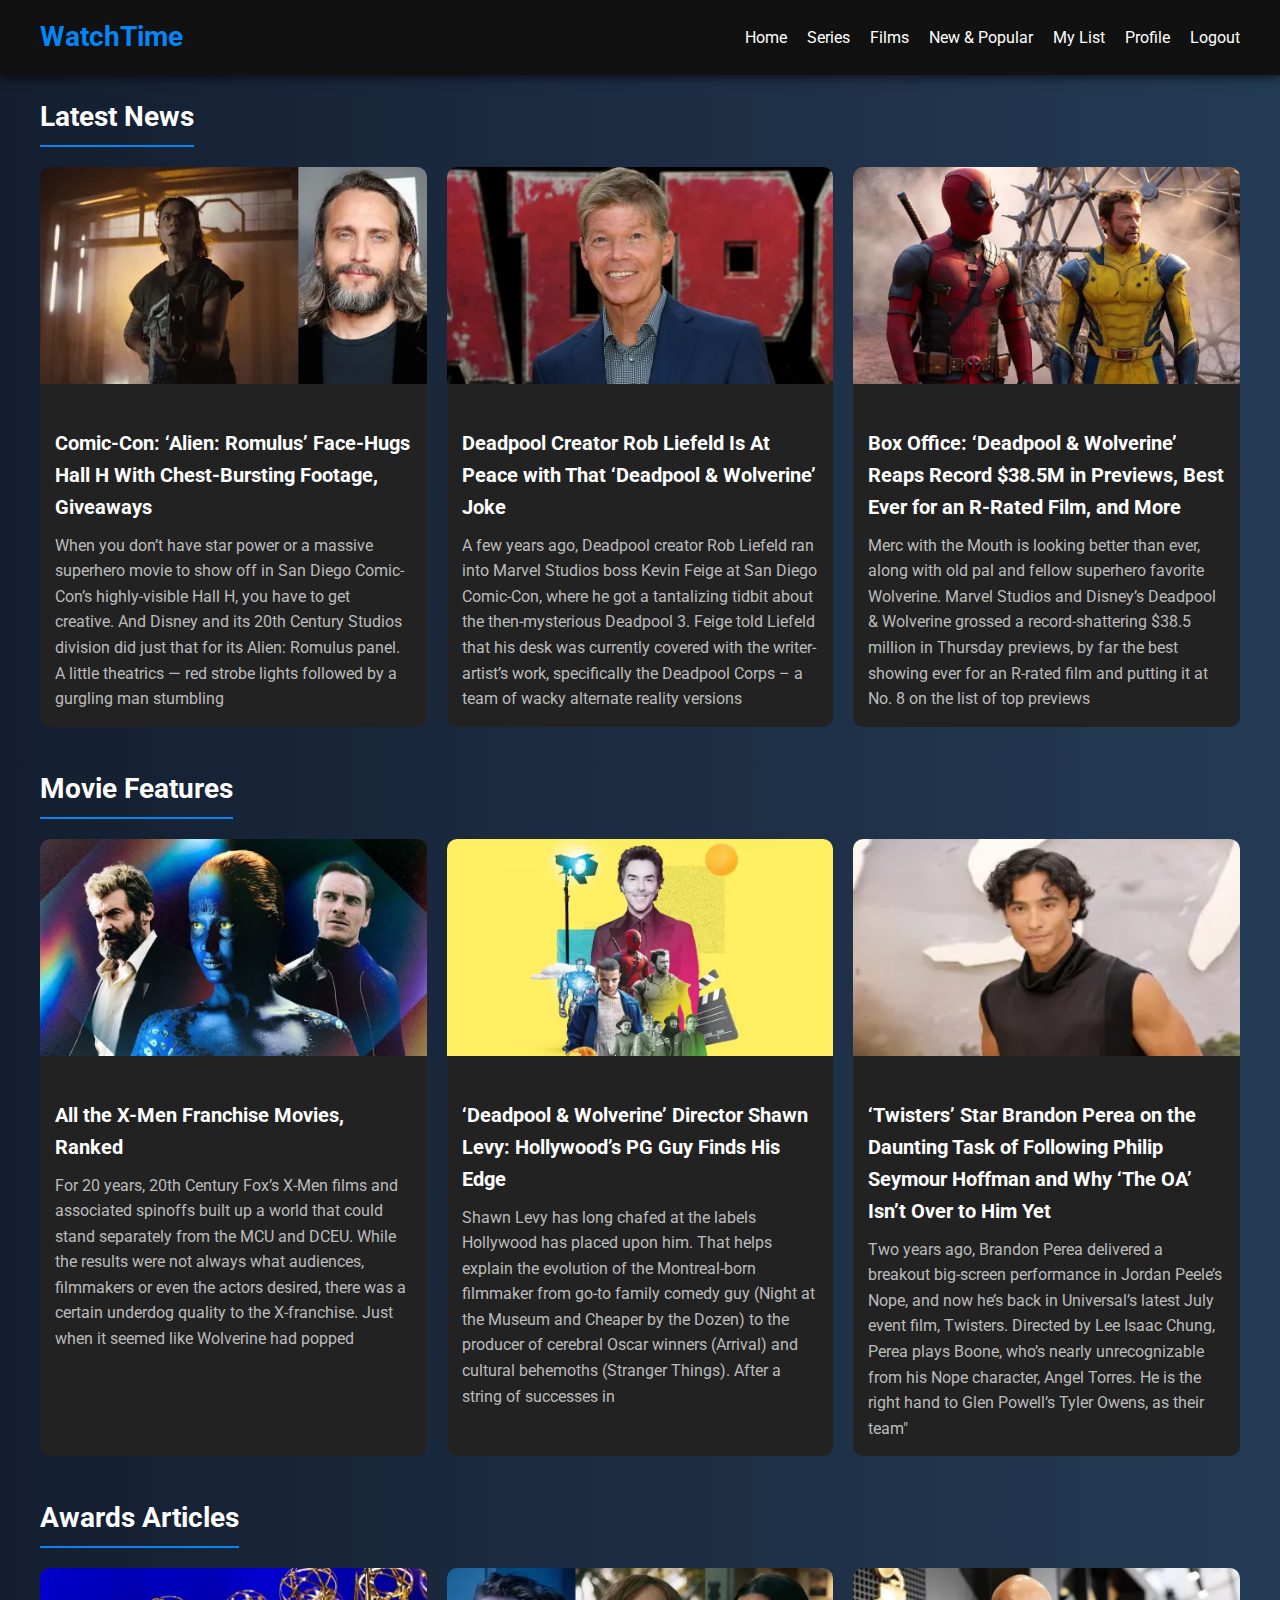
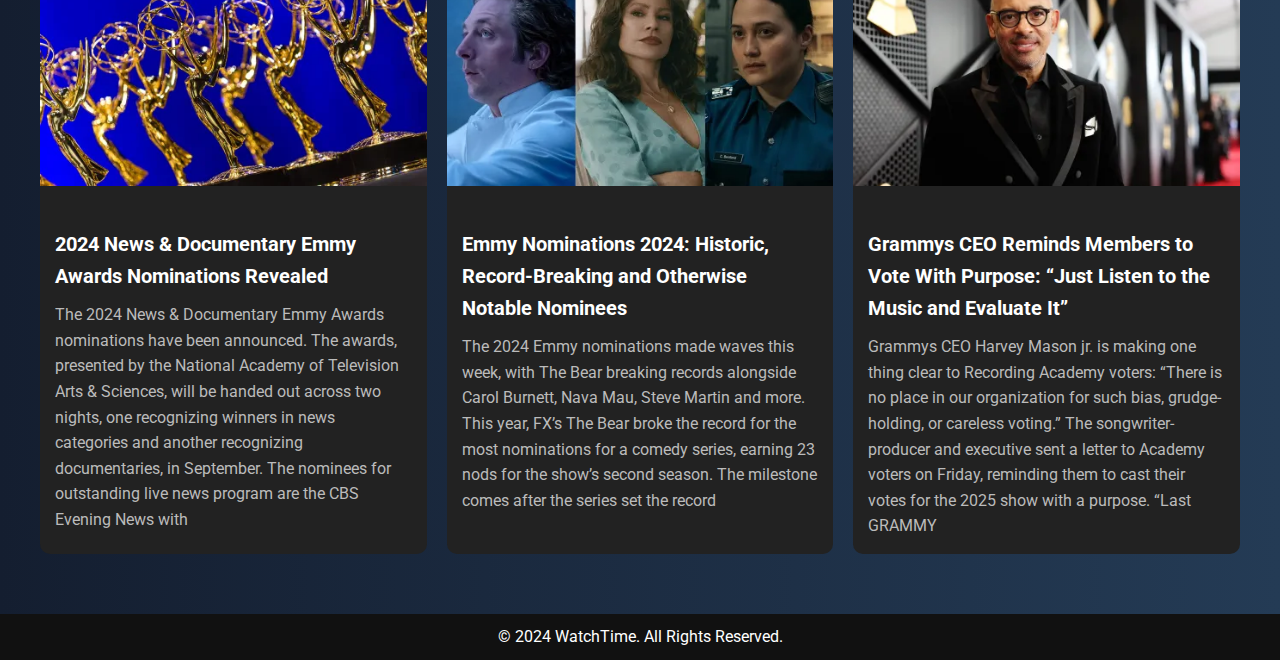
<file: watchtime/new_popular.html>
<!DOCTYPE html>
<html lang="en">
<head>
    <meta charset="UTF-8">
    <meta name="viewport" content="width=device-width, initial-scale=1.0">
    <title>New & Popular - WatchTime</title>
    <link href="https://fonts.googleapis.com/css2?family=Roboto:wght@400;700&display=swap" rel="stylesheet">
    <style>
        /* Basic Reset */
        body, h1, h2, p, ul, li, img, a {
            margin: 0;
            padding: 0;
            box-sizing: border-box;
        }

        /* General Styles */
        body {
            font-family: 'Roboto', sans-serif;
            background: linear-gradient(to right, #141e30, #243b55);
            color: #fff;
            line-height: 1.6;
        }

        header {
            background: #111;
            color: white;
            padding: 15px 0;
            box-shadow: 0 4px 8px rgba(0, 0, 0, 0.5);
        }

        nav .container {
            display: flex;
            justify-content: space-between;
            align-items: center;
            max-width: 1200px;
            margin: 0 auto;
            padding: 0 20px;
        }

        nav .logo {
            font-size: 28px;
            font-weight: bold;
            text-decoration: none;
            color: #0685f4;
        }

        nav ul {
            list-style: none;
            display: flex;
        }

        nav ul li {
            margin-left: 20px;
        }

        nav ul li a {
            color: white;
            text-decoration: none;
            transition: color 0.3s;
        }

        nav ul li a:hover {
            color: #0685f4;
        }

        /* news */
        main .container {
            max-width: 1200px;
            margin: 0 auto;
            padding: 20px;
        }

        .news-section {
            margin-bottom: 40px;
        }

        .news-section h2 {
            font-size: 28px;
            margin-bottom: 20px;
            border-bottom: 2px solid #0685f4;
            display: inline-block;
            padding-bottom: 5px;
        }

        .news-articles {
            display: flex;
            flex-wrap: wrap;
            gap: 20px;
        }

        .news-article {
            flex: 1 1 calc(33.333% - 20px);
            background: #222;
            border-radius: 10px;
            overflow: hidden;
            position: relative;
            transition: transform 0.3s, box-shadow 0.3s;
        }

        .news-article:hover {
            transform: translateY(-5px);
            box-shadow: 0 6px 12px rgba(0, 0, 0, 0.5);
        }

        .news-article img {
            width: 100%;
            height: auto;
        }

        .news-article-content {
            padding: 15px;
        }

        .news-article-content h3 {
            font-size: 20px;
            margin-bottom: 10px;
        }

        .news-article-content p {
            font-size: 16px;
            color: #bbb;
        }

        .read-more {
            position: absolute;
            bottom: 10px;
            right: 10px;
            background-color: #0685f4;
            color: #fff;
            padding: 5px 15px;
            border-radius: 20px;
            display: none;
            text-decoration: none;
            font-size: 14px;
            transition: background-color 0.3s, transform 0.3s;
        }

        .news-article:hover .read-more {
            display: block;
        }

        .read-more:hover {
            background-color: #fff;
            color: #0685f4;
            transform: scale(1.05);
        }

        footer {
            background: #111;
            color: white;
            padding: 10px 0;
            text-align: center;
        }
    </style>
</head>
<body>
    <header>
        <nav>
            <div class="container">
                <a href="#" class="logo">WatchTime</a>
                <ul>
                    <li><a href="movie_home.html">Home</a></li>
                    <li><a href="web_series.html">Series</a></li>
                    <li><a href="films.html">Films</a></li>
                    <li><a href="new_popular.html">New & Popular</a></li>
                    <li><a href="wishlist.html">My List</a></li>
                    <li><a href="profile.html">Profile</a></li>
                    <li><a href="logout.html">Logout</a></li>
                </ul>
            </div>
        </nav>
    </header>

    <main>
        <div class="container">
            <section class="news-section">
                <h2>Latest News</h2>
                <div class="news-articles">
                    <article class="news-article">
                        <img src="newspicture/news1.webp" alt="News 1">
                        <div class="news-article-content">
                            <h3>Comic-Con: ‘Alien: Romulus’ Face-Hugs Hall H With Chest-Bursting Footage, Giveaways</h3>
                            <p>When you don’t have star power or a massive superhero movie to show off in San Diego Comic-Con’s highly-visible Hall H, you have to get creative. And Disney and its 20th Century Studios division did just that for its Alien: Romulus panel. A little theatrics — red strobe lights followed by a gurgling man stumbling</p>
                            <a href="https://www.hollywoodreporter.com/movies/movie-news/comic-con-alien-romulus-footage-fede-alvarez-1235959695/" class="read-more">Read More</a>
                        </div>
                    </article>
                    <article class="news-article">
                        <img src="newspicture/news2.webp" alt="News 2">
                        <div class="news-article-content">
                            <h3>Deadpool Creator Rob Liefeld Is At Peace with That ‘Deadpool & Wolverine’ Joke</h3>
                            <p>A few years ago, Deadpool creator Rob Liefeld ran into Marvel Studios boss Kevin Feige at San Diego Comic-Con, where he got a tantalizing tidbit about the then-mysterious Deadpool 3. Feige told Liefeld that his desk was currently covered with the writer-artist’s work, specifically the Deadpool Corps – a team of wacky alternate reality versions</p>
                            <a href="https://www.hollywoodreporter.com/movies/movie-news/deadpool-creator-rob-liefeld-dogpool-1235959661/" class="read-more">Read More</a>
                        </div>
                    </article>
                    <article class="news-article">
                        <img src="newspicture/news3.webp" alt="News 3">
                        <div class="news-article-content">
                            <h3>Box Office: ‘Deadpool & Wolverine’ Reaps Record $38.5M in Previews, Best Ever for an R-Rated Film, and More</h3>
                            <p>Merc with the Mouth is looking better than ever, along with old pal and fellow superhero favorite Wolverine. Marvel Studios and Disney’s Deadpool & Wolverine grossed a record-shattering $38.5 million in Thursday previews, by far the best showing ever for an R-rated film and putting it at No. 8 on the list of top previews</p>
                            <a href="https://www.hollywoodreporter.com/movies/movie-news/deadpool-wolverine-box-office-record-r-rated-previews-1235958901/" class="read-more">Read More</a>
                        </div>
                    </article>
                </div>
            </section>

            <section class="news-section">
                <h2>Movie Features</h2>
                <div class="news-articles">
                    <article class="news-article">
                        <img src="newspicture/news4.webp" alt="Upcoming 1">
                        <div class="news-article-content">
                            <h3>All the X-Men Franchise Movies, Ranked</h3>
                            <p>For 20 years, 20th Century Fox’s X-Men films and associated spinoffs built up a world that could stand separately from the MCU and DCEU. While the results were not always what audiences, filmmakers or even the actors desired, there was a certain underdog quality to the X-franchise. Just when it seemed like Wolverine had popped</p>
                            <a href="https://www.hollywoodreporter.com/lists/best-x-men-movies/" class="read-more">Read More</a>
                        </div>
                    </article>
                    <article class="news-article">
                        <img src="newspicture/news5.webp" alt="Upcoming 2">
                        <div class="news-article-content">
                            <h3>‘Deadpool & Wolverine’ Director Shawn Levy: Hollywood’s PG Guy Finds His Edge</h3>
                            <p>Shawn Levy has long chafed at the labels Hollywood has placed upon him. That helps explain the evolution of the Montreal-born filmmaker from go-to family comedy guy (Night at the Museum and Cheaper by the Dozen) to the producer of cerebral Oscar winners (Arrival) and cultural behemoths (Stranger Things). After a string of successes in</p>
                            <a href="https://www.hollywoodreporter.com/movies/movie-features/deadpool-wolverine-shawn-levy-ryan-reynolds-1235953053/" class="read-more">Read More</a>
                        </div>
                    </article>
                    <article class="news-article">
                        <img src="newspicture/news6.webp" alt="Upcoming 3">
                        <div class="news-article-content">
                            <h3>‘Twisters’ Star Brandon Perea on the Daunting Task of Following Philip Seymour Hoffman and Why ‘The OA’ Isn’t Over to Him Yet</h3>
                            <p>Two years ago, Brandon Perea delivered a breakout big-screen performance in Jordan Peele’s Nope, and now he’s back in Universal’s latest July event film, Twisters. Directed by Lee Isaac Chung, Perea plays Boone, who’s nearly unrecognizable from his Nope character, Angel Torres. He is the right hand to Glen Powell’s Tyler Owens, as their team"</p>
                            <a href="https://www.hollywoodreporter.com/movies/movie-features/twisters-brandon-perea-philip-seymour-hoffman-1235952704/.html" class="read-more">Read More</a>
                        </div>
                    </article>
                </div>
            </section>

            <section class="news-section">
                <h2>Awards Articles</h2>
                <div class="news-articles">
                    <article class="news-article">
                        <img src="newspicture/news7.webp" alt="Feature 1">
                        <div class="news-article-content">
                            <h3>2024 News & Documentary Emmy Awards Nominations Revealed</h3>
                            <p>The 2024 News & Documentary Emmy Awards nominations have been announced. The awards, presented by the National Academy of Television Arts & Sciences, will be handed out across two nights, one recognizing winners in news categories and another recognizing documentaries, in September. The nominees for outstanding live news program are the CBS Evening News with</p>
                            <a href="https://www.hollywoodreporter.com/tv/tv-news/2024-news-documentary-emmy-awards-nominations-nominees-list-1235958210/" class="read-more">Read More</a>
                        </div>
                    </article>
                    <article class="news-article">
                        <img src="newspicture/news8.webp" alt="Feature 2">
                        <div class="news-article-content">
                            <h3>Emmy Nominations 2024: Historic, Record-Breaking and Otherwise Notable Nominees</h3>
                            <p>The 2024 Emmy nominations made waves this week, with The Bear breaking records alongside Carol Burnett, Nava Mau, Steve Martin and more. This year, FX’s The Bear broke the record for the most nominations for a comedy series, earning 23 nods for the show’s second season. The milestone comes after the series set the record</p>
                            <a href="https://www.hollywoodreporter.com/tv/tv-news/2024-emmys-records-fun-facts-1235950703/" class="read-more">Read More</a>
                        </div>
                    </article>
                    <article class="news-article">
                        <img src="newspicture/news9.webp" alt="Feature 3">
                        <div class="news-article-content">
                            <h3>Grammys CEO Reminds Members to Vote With Purpose: “Just Listen to the Music and Evaluate It”</h3>
                            <p>Grammys CEO Harvey Mason jr. is making one thing clear to Recording Academy voters: “There is no place in our organization for such bias, grudge-holding, or careless voting.” The songwriter-producer and executive sent a letter to Academy voters on Friday, reminding them to cast their votes for the 2025 show with a purpose. “Last GRAMMY</p>
                            <a href="https://www.hollywoodreporter.com/news/music-news/grammys-ceo-letter-members-vote-1235959091/" class="read-more">Read More</a>
                        </div>
                    </article>
                </div>
            </section>
        </div>
    </main>

    <footer>
        <p>&copy; 2024 WatchTime. All Rights Reserved.</p>
    </footer>
</body>
</html>
</file>
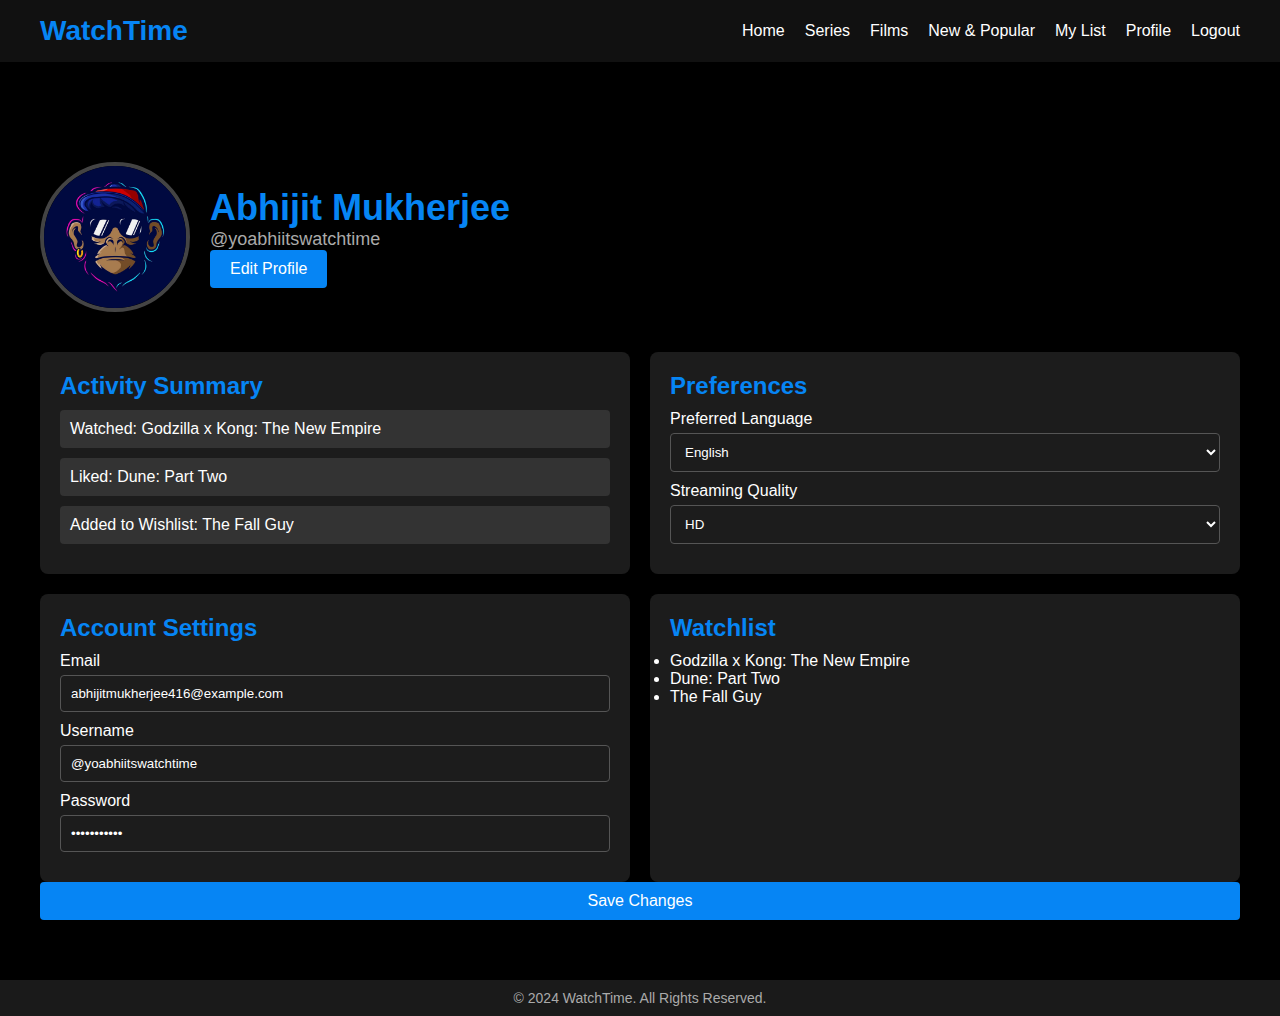
<file: watchtime/profile.html>
<!DOCTYPE html>
<html lang="en">
<head>
    <meta charset="UTF-8">
    <meta name="viewport" content="width=device-width, initial-scale=1.0">
    <title>User Profile - WatchTime</title>
    <style>
        /* Basic Reset */
        body, h1, h2, h3, p, ul, li, img, a, button, input, select {
            margin: 0;
            padding: 0;
            box-sizing: border-box;
        }

        /* General Styles */
        body {
            font-family: 'Segoe UI', Tahoma, Geneva, Verdana, sans-serif;
            background-color: #000000;
            color: #ffffff;
        }

        header {
            background: #111;
            color: white;
            padding: 15px 0;
            box-shadow: 0 4px 8px rgba(0, 0, 0, 0.5);
        }

        nav .container {
            display: flex;
            justify-content: space-between;
            align-items: center;
            max-width: 1200px;
            margin: 0 auto;
            padding: 0 20px;
        }

        nav .logo {
            font-size: 28px;
            font-weight: bold;
            text-decoration: none;
            color: #0685f4;
        }
        nav ul {
            list-style: none;
            display: flex;
        }

        nav ul li {
            margin-left: 20px;
        }

        nav ul li a {
            color: #fff;
            text-decoration: none;
            transition: color 0.3s;
        }

        nav ul li a:hover {
            color: #0685f4;
        }

        main .container {
            max-width: 1200px;
            margin: 0 auto;
            padding: 20px;
            background: #000000;
            border-radius: 8px;
        }

        .profile-header {
            display: flex;
            align-items: center;
            gap: 20px;
            margin-bottom: 40px;
            margin-top: 80px; /* Added margin-top to push it down */
        }

        .profile-header img {
            width: 150px;
            height: 150px;
            border-radius: 50%;
            border: 4px solid #444;
            transition: transform 0.3s;
        }

        .profile-header img:hover {
            transform: scale(1.1);
        }

        .profile-header h1 {
            font-size: 36px;
            color: #0685f4;
        }

        .profile-header .username {
            font-size: 18px;
            color: #aaa;
        }

        .profile-header .edit-button {
            background: #0685f4;
            color: #fff;
            border: none;
            padding: 10px 20px;
            border-radius: 4px;
            cursor: pointer;
            font-size: 16px;
            transition: background 0.3s, transform 0.3s;
        }

        .profile-header .edit-button:hover {
            background: #0c8f26;
            transform: scale(1.05);
        }

        .profile-content {
            display: grid;
            grid-template-columns: 1fr 1fr;
            gap: 20px;
        }

        .profile-section {
            background: #1c1c1c;
            padding: 20px;
            border-radius: 8px;
            transition: transform 0.3s, box-shadow 0.3s;
        }

        .profile-section:hover {
            transform: scale(1.05);
            box-shadow: 0 4px 8px rgba(0, 0, 0, 0.2);
        }

        .profile-section h2 {
            font-size: 24px;
            margin-bottom: 10px;
            color: #0685f4;
        }

        .profile-section p {
            margin-bottom: 10px;
        }

        .activity-summary ul {
            list-style: none;
        }

        .activity-summary ul li {
            background: #333;
            padding: 10px;
            border-radius: 4px;
            margin-bottom: 10px;
            transition: background 0.3s;
        }

        .activity-summary ul li:hover {
            background: #444;
        }

        .preferences label,
        .account-settings label {
            display: block;
            margin-bottom: 5px;
        }

        .preferences select,
        .account-settings input[type="text"],
        .account-settings input[type="email"],
        .account-settings input[type="password"] {
            width: 100%;
            padding: 10px;
            border-radius: 4px;
            border: 1px solid #555;
            background: #1c1c1c;
            color: #ffffff;
            margin-bottom: 10px;
            transition: background 0.3s;
        }

        .preferences select:focus,
        .account-settings input[type="text"]:focus,
        .account-settings input[type="email"]:focus,
        .account-settings input[type="password"]:focus {
            background: #2c2c2c;
        }

        .save-button {
            background: #0685f4;
            color: white;
            border: none;
            padding: 10px 20px;
            border-radius: 4px;
            cursor: pointer;
            font-size: 16px;
            display: block;
            width: 100%;
            transition: background 0.3s, transform 0.3s;
        }

        .save-button:hover {
            background: #0c8f26;
            transform: scale(1.05);
        }

        footer {
            background: #1a1a1a;
            color: white;
            padding: 10px 0;
            text-align: center;
            margin-top: 40px;
        }

        footer p {
            font-size: 14px;
            color: #aaa;
        }

        footer a {
            color: #0685f4;
            text-decoration: none;
            transition: color 0.3s;
        }

        footer a:hover {
            color: #fff;
        }
    </style>
</head>
<body>
    <header>
        <nav>
            <div class="container">
                <a href="index.html" class="logo">WatchTime</a>
                <ul>
                    <li><a href="movie_home.php">Home</a></li>
                    <li><a href="web_series.html">Series</a></li>
                    <li><a href="films.html">Films</a></li>
                    <li><a href="new_popular.html">New & Popular</a></li>
                    <li><a href="wishlist.html">My List</a></li>
                    <li><a href="profile.html">Profile</a></li>
                    <li><a href="logout.html">Logout</a></li>
                </ul>
            </div>
        </nav>
    </header>

    <main>
        <div class="container">
            <div class="profile-header">
                <img src="pictures/profilelogo.jpg" alt="Profile Picture">
                <div>
                    <h1>Abhijit Mukherjee</h1>
                    <p class="username">@yoabhiitswatchtime</p>
                    <button class="edit-button">Edit Profile</button>
                </div>
            </div>

            <div class="profile-content">
                <div class="profile-section activity-summary">
                    <h2>Activity Summary</h2>
                    <ul>
                        <li>Watched: Godzilla x Kong: The New Empire</li>
                        <li>Liked: Dune: Part Two</li>
                        <li>Added to Wishlist: The Fall Guy</li>
                        <!-- Add more activity items -->
                    </ul>
                </div>
                <div class="profile-section preferences">
                    <h2>Preferences</h2>
                    <label for="language">Preferred Language</label>
                    <select id="language">
                        <option value="english">English</option>
                        <option value="spanish">Spanish</option>
                        <option value="french">French</option>
                        <!-- Add more language options -->
                    </select>

                    <label for="quality">Streaming Quality</label>
                    <select id="quality">
                        <option value="hd">HD</option>
                        <option value="sd">SD</option>
                        <option value="4k">4K</option>
                    </select>
                </div>
                <div class="profile-section account-settings">
                    <h2>Account Settings</h2>
                    <label for="email">Email</label>
                    <input type="email" id="email" value="abhijitmukherjee416@example.com">
                    
                    <label for="username">Username</label>
                    <input type="text" id="username" value="@yoabhiitswatchtime">
                    
                    <label for="password">Password</label>
                    <input type="password" id="password" value="password123">
                </div>
                <div class="profile-section">
                    <h2>Watchlist</h2>
                    <ul>
                        <li>Godzilla x Kong: The New Empire</li>
                        <li>Dune: Part Two</li>
                        <li>The Fall Guy</li>
                        <!-- Add more watchlist items -->
                    </ul>
                </div>
            </div>

            <button class="save-button">Save Changes</button>
        </div>
    </main>

    <footer>
        <p>&copy; 2024 WatchTime. All Rights Reserved.</p>
    </footer>
</body>
</html>
</file>
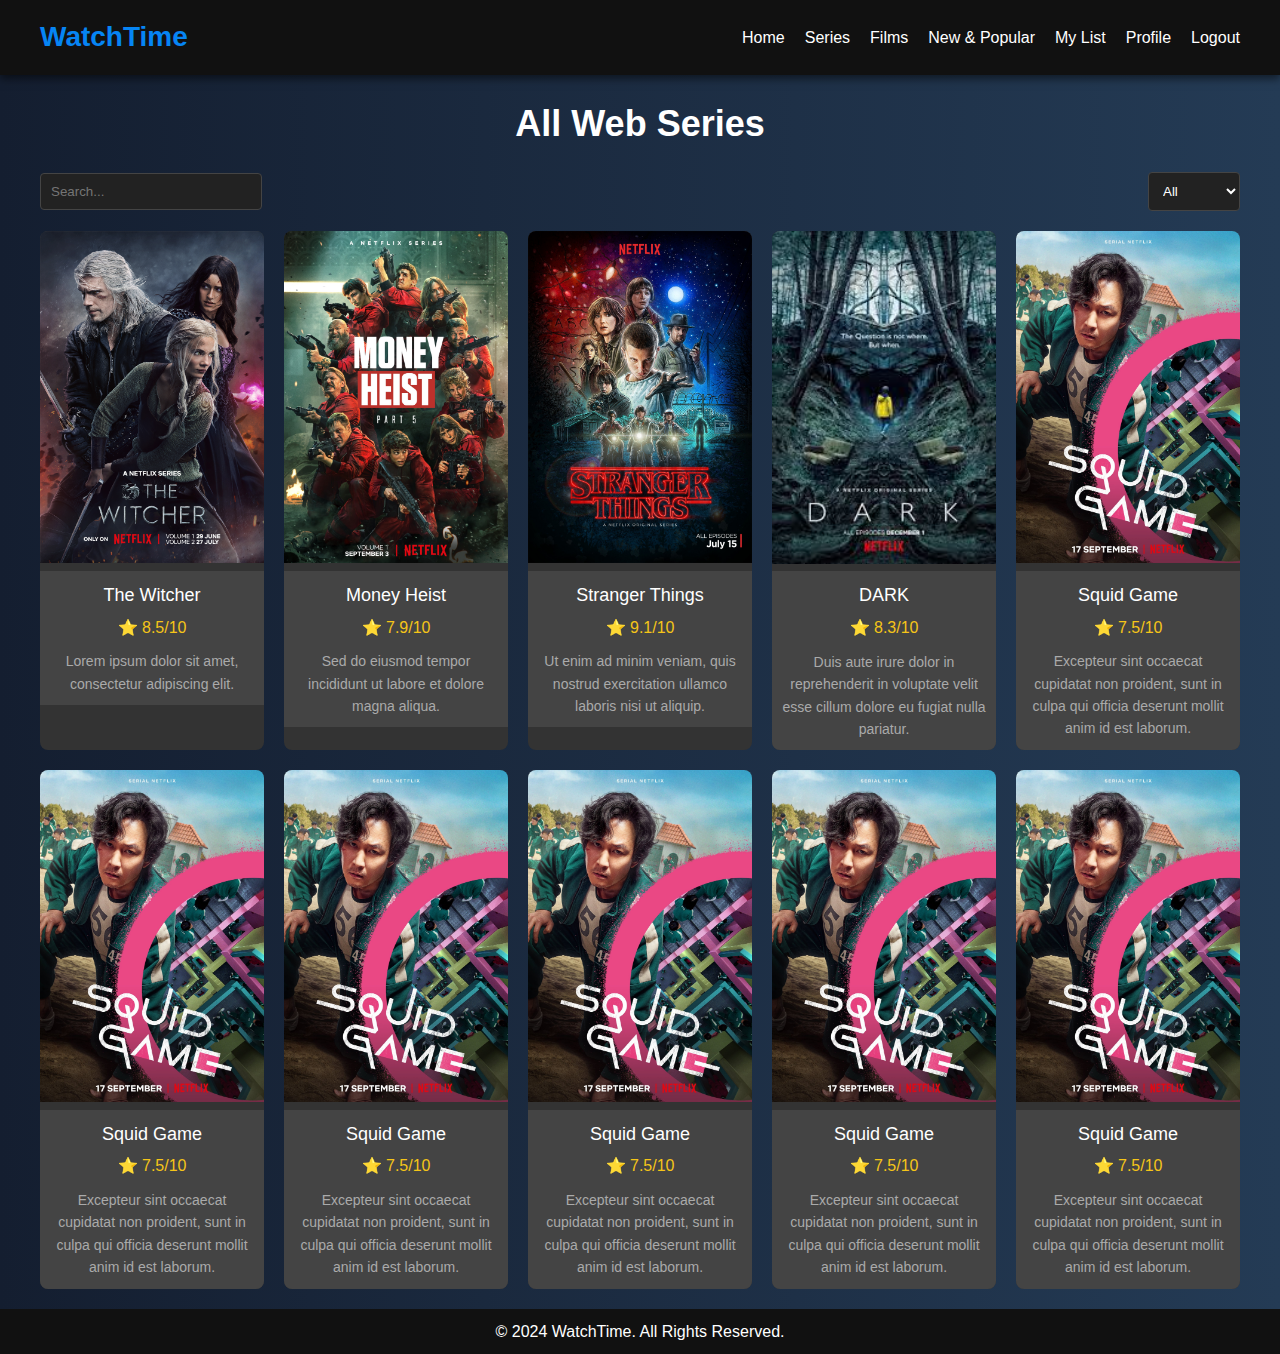
<file: watchtime/web_series.html>
<!DOCTYPE html>
<html lang="en">
<head>
    <meta charset="UTF-8">
    <meta name="viewport" content="width=device-width, initial-scale=1.0">
    <title>All Web Series - Netflix Style</title>
    <style>
        /* Basic Reset */
        body, h1, h2, p, ul, li, img, a {
            margin: 0;
            padding: 0;
            box-sizing: border-box;
        }


        body {
            font-family: 'Roboto', sans-serif;
            background: linear-gradient(to right, #141e30, #243b55);
            color: #fff;
            line-height: 1.6;
        }

        /* General Styles */
       /* body {
            font-family: Arial, sans-serif;
            background-color: #141414;
            color: #fff;
        }*/

        header {
            background: #111;
            color: white;
            padding: 15px 0;
            box-shadow: 0 4px 8px rgba(0, 0, 0, 0.5);
        }

        nav .container {
            display: flex;
            justify-content: space-between;
            align-items: center;
            max-width: 1200px;
            margin: 0 auto;
            padding: 0 20px;
        }

        nav .logo {
            font-size: 28px;
            font-weight: bold;
            text-decoration: none;
            color: #0685f4;
        }

        nav ul {
            list-style: none;
            display: flex;
        }

        nav ul li {
            margin-left: 20px;
        }

        nav ul li a {
            color: white;
            text-decoration: none;
        }

        nav ul li a:hover {
            text-decoration: underline;
        }

        main .container {
            max-width: 1200px;
            margin: 0 auto;
            padding: 20px;
        }

        h1 {
            font-size: 36px;
            margin-bottom: 20px;
            text-align: center;
        }

        .filter-bar {
            display: flex;
            justify-content: space-between;
            align-items: center;
            margin-bottom: 20px;
        }

        .search-input {
            padding: 10px;
            border-radius: 4px;
            border: 1px solid #444;
            background: #222;
            color: #fff;
            width: 200px;
        }

        .filter-select {
            padding: 10px;
            border-radius: 4px;
            border: 1px solid #444;
            background: #222;
            color: #fff;
        }

        .series-grid {
            display: grid;
            grid-template-columns: repeat(auto-fit, minmax(200px, 1fr));
            gap: 20px;
        }

        .series-card {
            background: #333;
            border-radius: 8px;
            overflow: hidden;
            text-align: center;
            transition: transform 0.3s, box-shadow 0.3s;
            position: relative;
        }

        .series-card:hover {
            transform: scale(1.05);
            box-shadow: 0 10px 20px rgba(0, 0, 0, 0.5);
        }

        .series-card img {
            width: 100%;
            height: auto;
        }

        .series-card .content {
            padding: 10px;
            background: #444;
        }

        .series-card .title {
            font-size: 18px;
            margin-bottom: 5px;
        }

        .series-card .rating {
            color: #f5c518;
            margin-bottom: 10px;
        }

        .series-card .description {
            font-size: 14px;
            color: #aaa;
        }

        .play-button {
            position: absolute;
            top: 50%;
            left: 50%;
            transform: translate(-50%, -50%);
            font-size: 50px;
            color: white;
            display: none;
            pointer-events: all;
            text-decoration: none;
        }

        .series-card:hover .play-button {
            display: block;
        }

        .series-card:hover img {
            opacity: 0.7;
        }

        footer {
            background: #111;
            color: white;
            padding: 10px 0;
            text-align: center;
        }
    </style>
</head>
<body>
    <header>
        <nav>
            <div class="container">
                <a href="logobutton.html" class="logo">WatchTime</a>
                <ul>
                    <li><a href="movie_home.php">Home</a></li>
                    <li><a href="web_series.html">Series</a></li>
                    <li><a href="films.html">Films</a></li>
                    <li><a href="new_popular.html">New & Popular</a></li>
                    <li><a href="wishlist.html">My List</a></li>
                    <li><a href="profile.html">Profile</a></li>
                    <li><a href="logout.html">Logout</a></li>
                </ul>
            </div>
        </nav>
    </header>

    <main>
        <div class="container">
            <h1>All Web Series</h1>
            <div class="filter-bar">
                <input type="text" class="search-input" placeholder="Search...">
                <select class="filter-select">
                    <option value="all">All</option>
                    <option value="action">Action</option>
                    <option value="drama">Drama</option>
                    <option value="comedy">Comedy</option>
                    <option value="thriller">Thriller</option>
                </select>
            </div>
            <div class="series-grid">
                <div class="series-card">
                    <img src="pictures/thewitcher.jpg" alt="Series 1">
                    <a href="series1.html" class="play-button">&#9658;</a>
                    <div class="content">
                        <p class="title">The Witcher</p>
                        <p class="rating">⭐ 8.5/10</p>
                        <p class="description">Lorem ipsum dolor sit amet, consectetur adipiscing elit.</p>
                    </div>
                </div>
                <div class="series-card">
                    <img src="pictures/moneyheist.cHJkLWVtcy1hc3NldHMvdHZzZWFzb24vUlRUVjEwMTMyOTMud2VicA==" alt="Series 2">
                    <a href="series2.html" class="play-button">&#9658;</a>
                    <div class="content">
                        <p class="title">Money Heist</p>
                        <p class="rating">⭐ 7.9/10</p>
                        <p class="description">Sed do eiusmod tempor incididunt ut labore et dolore magna aliqua.</p>
                    </div>
                </div>
                <div class="series-card">
                    <img src="pictures/strangerthings.cHJkLWVtcy1hc3NldHMvdHZzZWFzb24vNzUyMTFhOTktZTU4Ni00ODkyLWJlYjQtZTgxYTllZmU2OGM0LmpwZw==" alt="Series 3">
                    <a href="series3.html" class="play-button">&#9658;</a>
                    <div class="content">
                        <p class="title">Stranger Things</p>
                        <p class="rating">⭐ 9.1/10</p>
                        <p class="description">Ut enim ad minim veniam, quis nostrud exercitation ullamco laboris nisi ut aliquip.</p>
                    </div>
                </div>
                <div class="series-card">
                    <img src="pictures/dark.jpeg" alt="Series 4">
                    <a href="series4.html" class="play-button">&#9658;</a>
                    <div class="content">
                        <p class="title">DARK</p>
                        <p class="rating">⭐ 8.3/10</p>
                        <p class="description">Duis aute irure dolor in reprehenderit in voluptate velit esse cillum dolore eu fugiat nulla pariatur.</p>
                    </div>
                </div>
                <div class="series-card">
                    <img src="pictures/squidgmae1.jpg" alt="Series 5">
                    <a href="series5.html" class="play-button">&#9658;</a>
                    <div class="content">
                        <p class="title">Squid Game</p>
                        <p class="rating">⭐ 7.5/10</p>
                        <p class="description">Excepteur sint occaecat cupidatat non proident, sunt in culpa qui officia deserunt mollit anim id est laborum.</p>
                    </div>
                </div>
                <div class="series-card">
                    <img src="pictures/squidgmae1.jpg" alt="Series 5">
                    <a href="series5.html" class="play-button">&#9658;</a>
                    <div class="content">
                        <p class="title">Squid Game</p>
                        <p class="rating">⭐ 7.5/10</p>
                        <p class="description">Excepteur sint occaecat cupidatat non proident, sunt in culpa qui officia deserunt mollit anim id est laborum.</p>
                    </div>
                </div>
                <div class="series-card">
                    <img src="pictures/squidgmae1.jpg" alt="Series 5">
                    <a href="series5.html" class="play-button">&#9658;</a>
                    <div class="content">
                        <p class="title">Squid Game</p>
                        <p class="rating">⭐ 7.5/10</p>
                        <p class="description">Excepteur sint occaecat cupidatat non proident, sunt in culpa qui officia deserunt mollit anim id est laborum.</p>
                    </div>
                </div>
                <div class="series-card">
                    <img src="pictures/squidgmae1.jpg" alt="Series 5">
                    <a href="series5.html" class="play-button">&#9658;</a>
                    <div class="content">
                        <p class="title">Squid Game</p>
                        <p class="rating">⭐ 7.5/10</p>
                        <p class="description">Excepteur sint occaecat cupidatat non proident, sunt in culpa qui officia deserunt mollit anim id est laborum.</p>
                    </div>
                </div>
                <div class="series-card">
                    <img src="pictures/squidgmae1.jpg" alt="Series 5">
                    <a href="series5.html" class="play-button">&#9658;</a>
                    <div class="content">
                        <p class="title">Squid Game</p>
                        <p class="rating">⭐ 7.5/10</p>
                        <p class="description">Excepteur sint occaecat cupidatat non proident, sunt in culpa qui officia deserunt mollit anim id est laborum.</p>
                    </div>
                </div>
                <div class="series-card">
                    <img src="pictures/squidgmae1.jpg" alt="Series 5">
                    <a href="series5.html" class="play-button">&#9658;</a>
                    <div class="content">
                        <p class="title">Squid Game</p>
                        <p class="rating">⭐ 7.5/10</p>
                        <p class="description">Excepteur sint occaecat cupidatat non proident, sunt in culpa qui officia deserunt mollit anim id est laborum.</p>
                    </div>
                </div>
                <!-- Add more series cards as needed -->
            </div>
        </div>
    </main>

    <footer>
        <p>&copy; 2024 WatchTime. All Rights Reserved.</p>
    </footer>
</body>
</html>
</file>
<file: watchtime/styles.css>
body, h1, h2, p, ul, li, img, a {
    margin: 0;
    padding: 0;
    box-sizing: border-box;
}

/* General Styles */
body {
    font-family: Arial, sans-serif;
    background-color: #141414;
    color: #fff;
}

.background {
    position: relative;
    width: 100%;
    height: 100vh;
    overflow: hidden;
}

#background-video {
    position: absolute;
    top: 50%;
    left: 50%;
    width: 100%;
    height: 100%;
    object-fit: cover;
    transform: translate(-50%, -50%);
    z-index: -1;
}

.overlay {
    position: absolute;
    top: 0;
    left: 0;
    width: 100%;
    height: 100%;
    background: rgba(0, 0, 0, 0.5);
    display: flex;
    justify-content: center;
    align-items: center;
}

.login-container {
    background: rgba(0, 0, 0, 0.75);
    padding: 40px;
    border-radius: 8px;
    text-align: center;
    width: 300px;
}

.logo {
    margin-bottom: 20px;
}

.login-form h2 {
    margin-bottom: 20px;
}

.input-group {
    margin-bottom: 20px;
}

.input-group input {
    width: 100%;
    padding: 10px;
    border: none;
    border-radius: 4px;
}





.support {
    display: flex;
    justify-content: space-between;
    align-items: center;
    margin-top: 10px;
    font-size: 14px;
}

.support a {
    color: #b3b3b3;
    text-decoration: none;
}

.support a:hover {
    text-decoration: underline;
}

.signup {
    margin-top: 20px;
    font-size: 16px;
}

.signup a {
    color: white;
    text-decoration: none;
}

.signup a:hover {
    text-decoration: underline;
}


/*                  movie_home.css              */
/* Basic Reset */
body, h1, h2, p, ul, li, img, a {
    margin: 0;
    padding: 0;
    box-sizing: border-box;
}

/* General Styles */
body {
    font-family: Arial, sans-serif;
    background-color: #141414;
    color: #fff;
}

header {
    background: #111;
    color: white;
    padding: 10px 0;
}

nav .container {
    display: flex;
    justify-content: space-between;
    align-items: center;
    max-width: 1200px;
    margin: 0 auto;
    padding: 0 20px;
}

nav .logo {
    font-size: 24px;
    text-decoration: none;
    color: white;
}

nav ul {
    list-style: none;
    display: flex;
}

nav ul li {
    margin-left: 20px;
}

nav ul li a {
    color: white;
    text-decoration: none;
}

nav ul li a:hover {
    text-decoration: underline;
}

main .container {
    max-width: 1200px;
    margin: 0 auto;
    padding: 20px;
}

.hero {
    background: #333;
    color: white;
    display: flex;
    align-items: center;
    padding: 20px 0;
}

.hero-content {
    display: flex;
    align-items: flex-start; /* Align items to the start */
    gap: 20px;
    position: relative;
}

.search-container {
    display: flex;
    flex-direction: column;
    justify-content: center;
    align-items: flex-start;
}

.search-input {
    padding: 10px;
    border: 1px solid #555;
    border-radius: 4px;
    background: #333;
    color: #fff;
    margin-bottom: 10px;
    width: 200px;
}

.search-btn {
    background: #e50914;
    color: white;
    border: none;
    padding: 10px;
    border-radius: 4px;
    cursor: pointer;
    font-size: 16px;
    width: 100%;
}

.search-btn:hover {
    background: #f40612;
}


.hero-content img {
    max-width: 300px;
    height: auto;
    border-radius: 8px;
}

.hero-info {
    max-width: 600px;
}

.hero-info h1 {
    font-size: 36px;
    margin-bottom: 10px;
}

.hero-info p {
    margin-bottom: 10px;
}

.btn {
    background: #0952e5;
    color: white;
    border: none;
    padding: 10px 20px;
    border-radius: 4px;
    cursor: pointer;
    font-size: 16px;
}

.btn:hover {
    background: #f40612;
}

.movie-list {
    padding: 20px 0;
}

.movie-list h2 {
    font-size: 24px;
    margin-bottom: 10px;
}

.movie-carousel {
    display: flex;
    overflow-x: auto;
    gap: 10px;
    padding-bottom: 10px;
}

.movie-carousel::-webkit-scrollbar {
    height: 8px;
}

.movie-carousel::-webkit-scrollbar-thumb {
    background-color: #555;
    border-radius: 4px;
}

.movie-carousel::-webkit-scrollbar-track {
    background: #333;
}

.movie-card {
    flex: 0 0 200px;
    background: #333;
    border-radius: 8px;
    overflow: hidden;
    text-align: center;
    transition: transform 0.3s;
}

.movie-card:hover {
    transform: scale(1.05);
}

.movie-card img {
    width: 100%;
    height: auto;
}

.movie-card p {
    padding: 10px;
    background: #444;
}

footer {
    background: #111;
    color: white;
    padding: 10px 0;
    text-align: center;
}

/*              signup page          */
</file>
